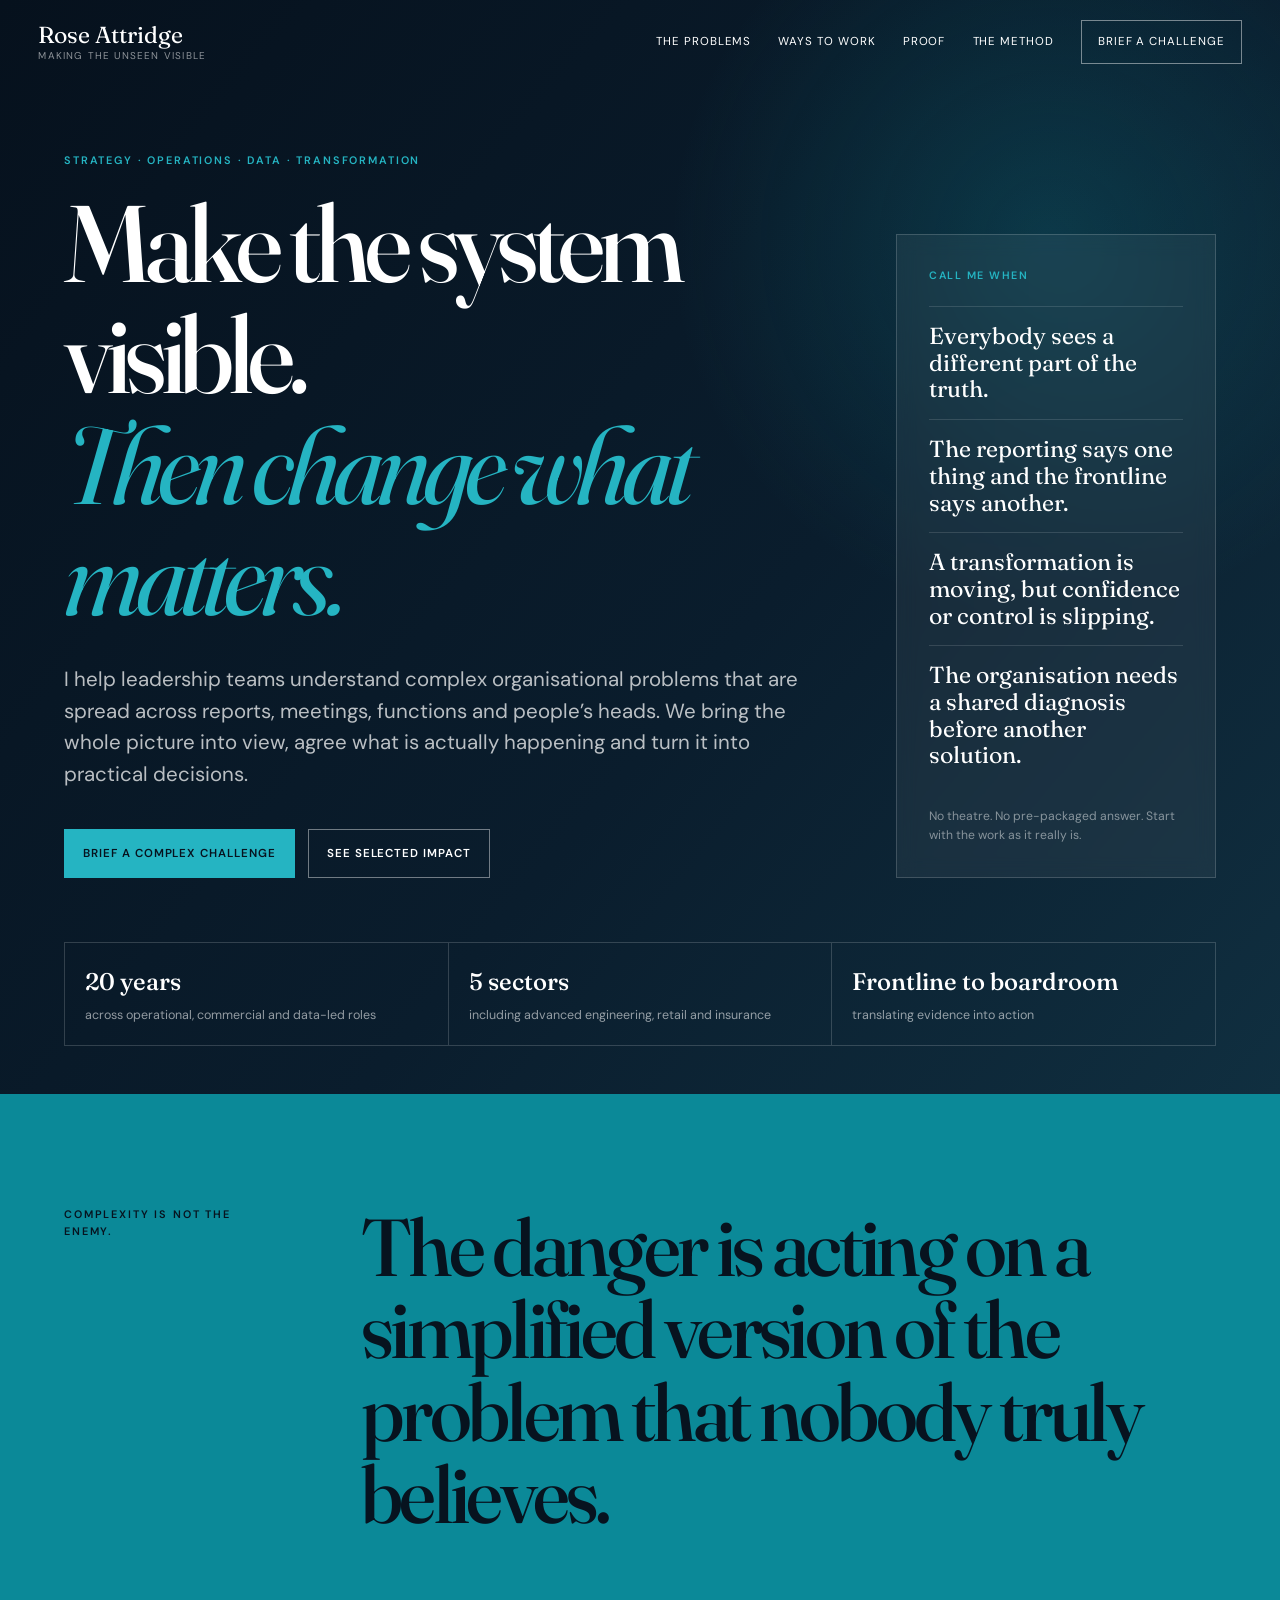
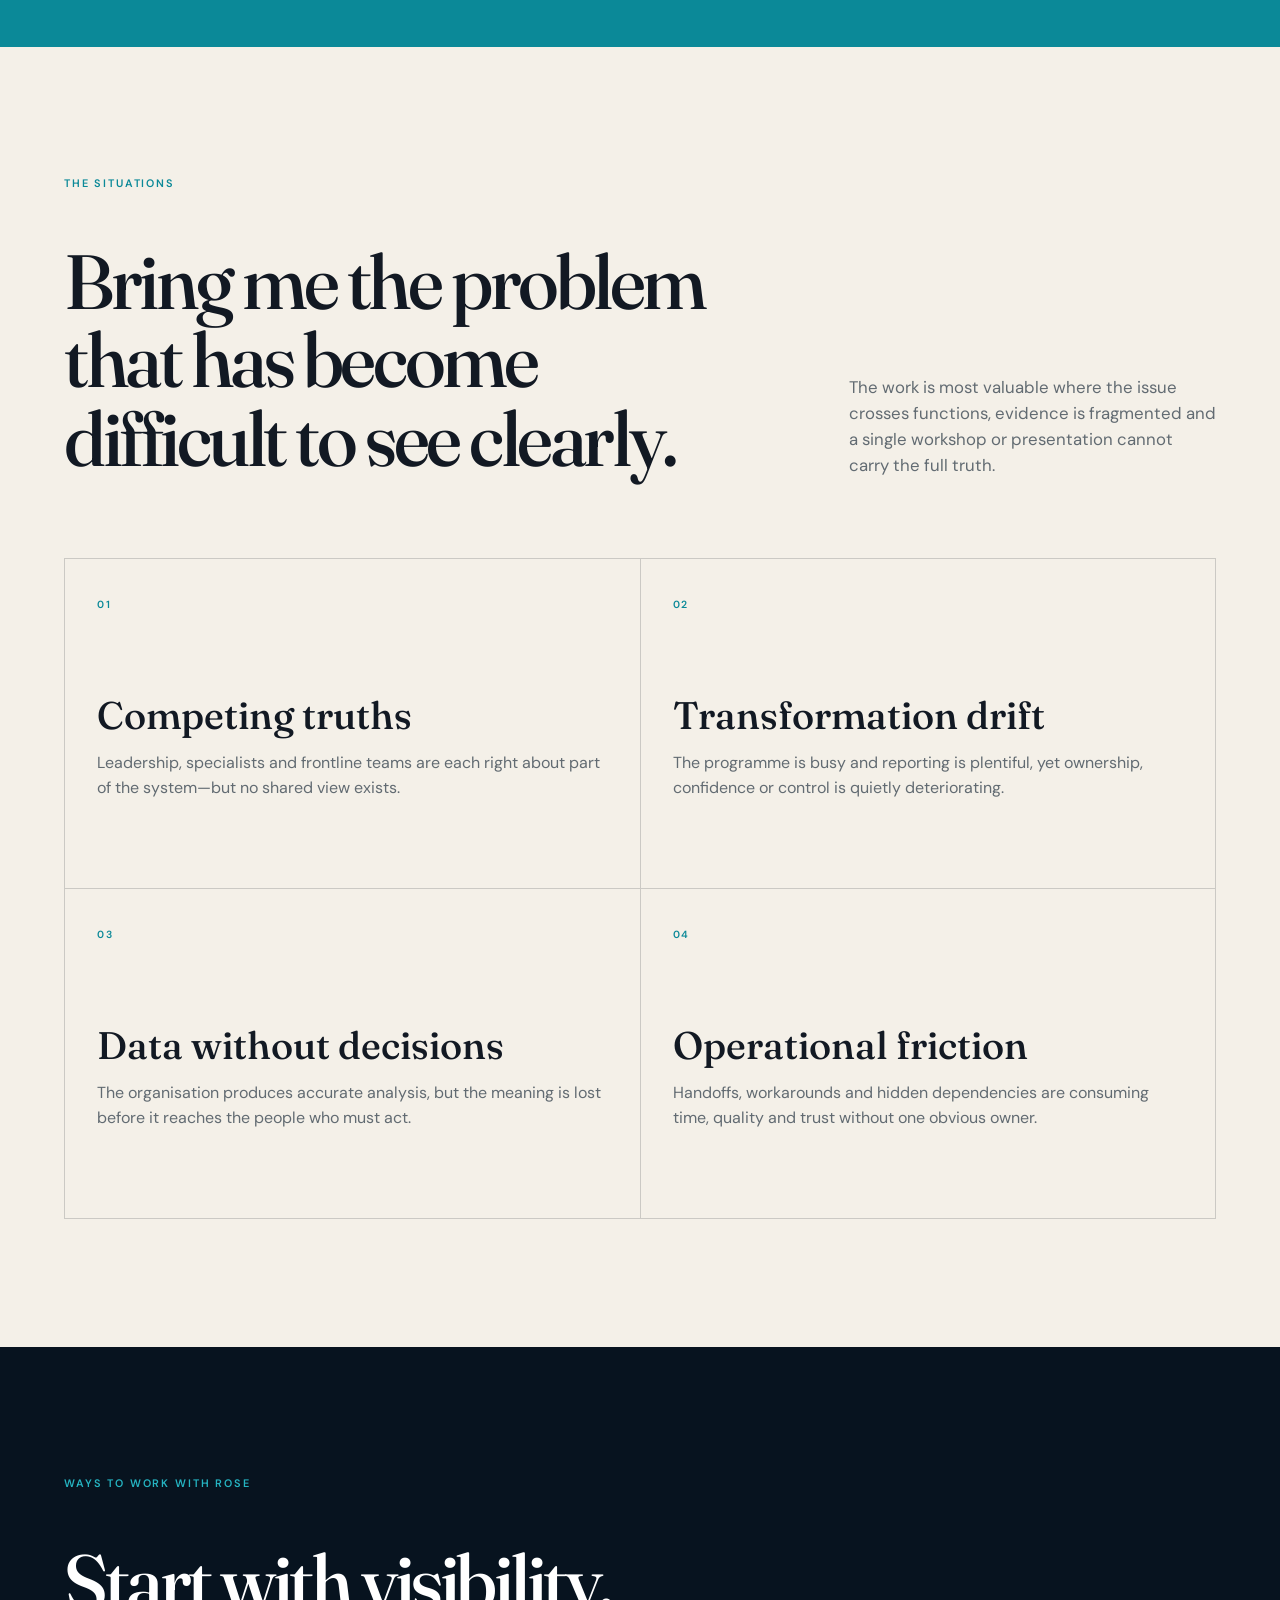
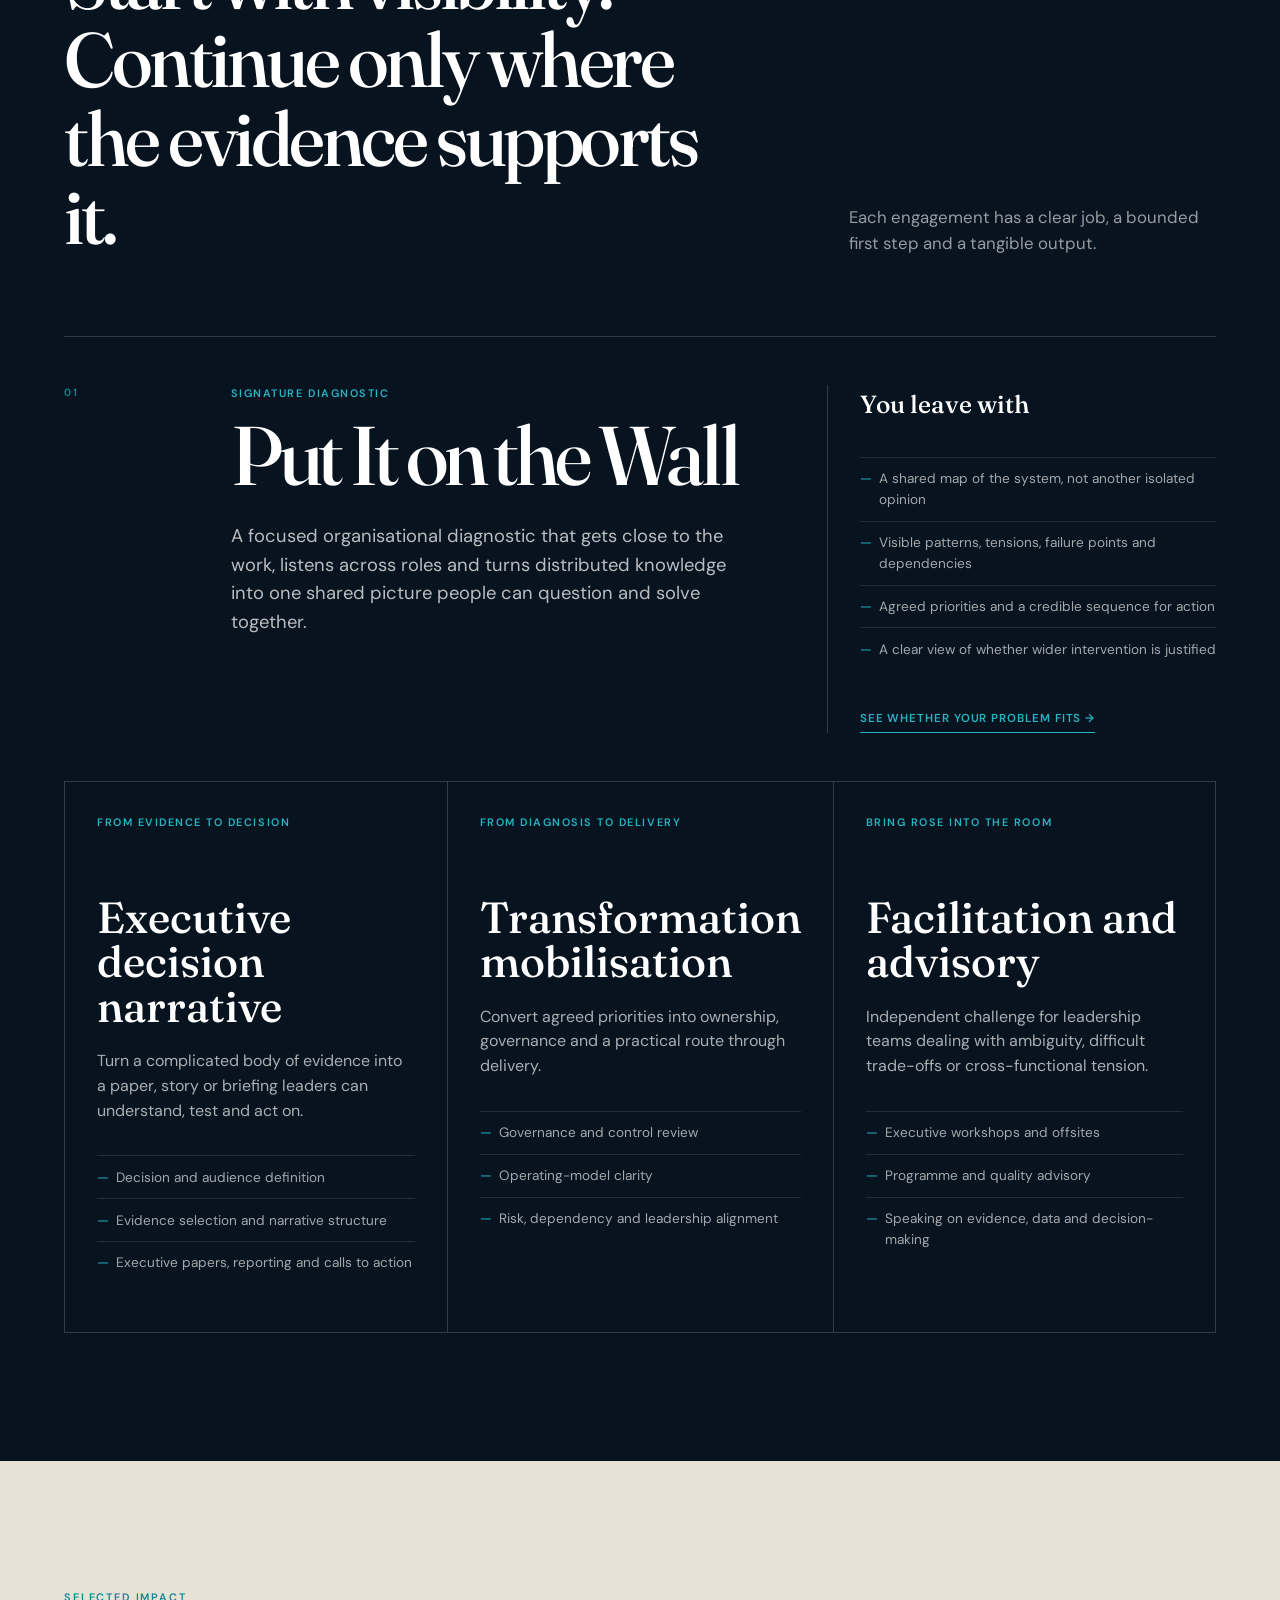
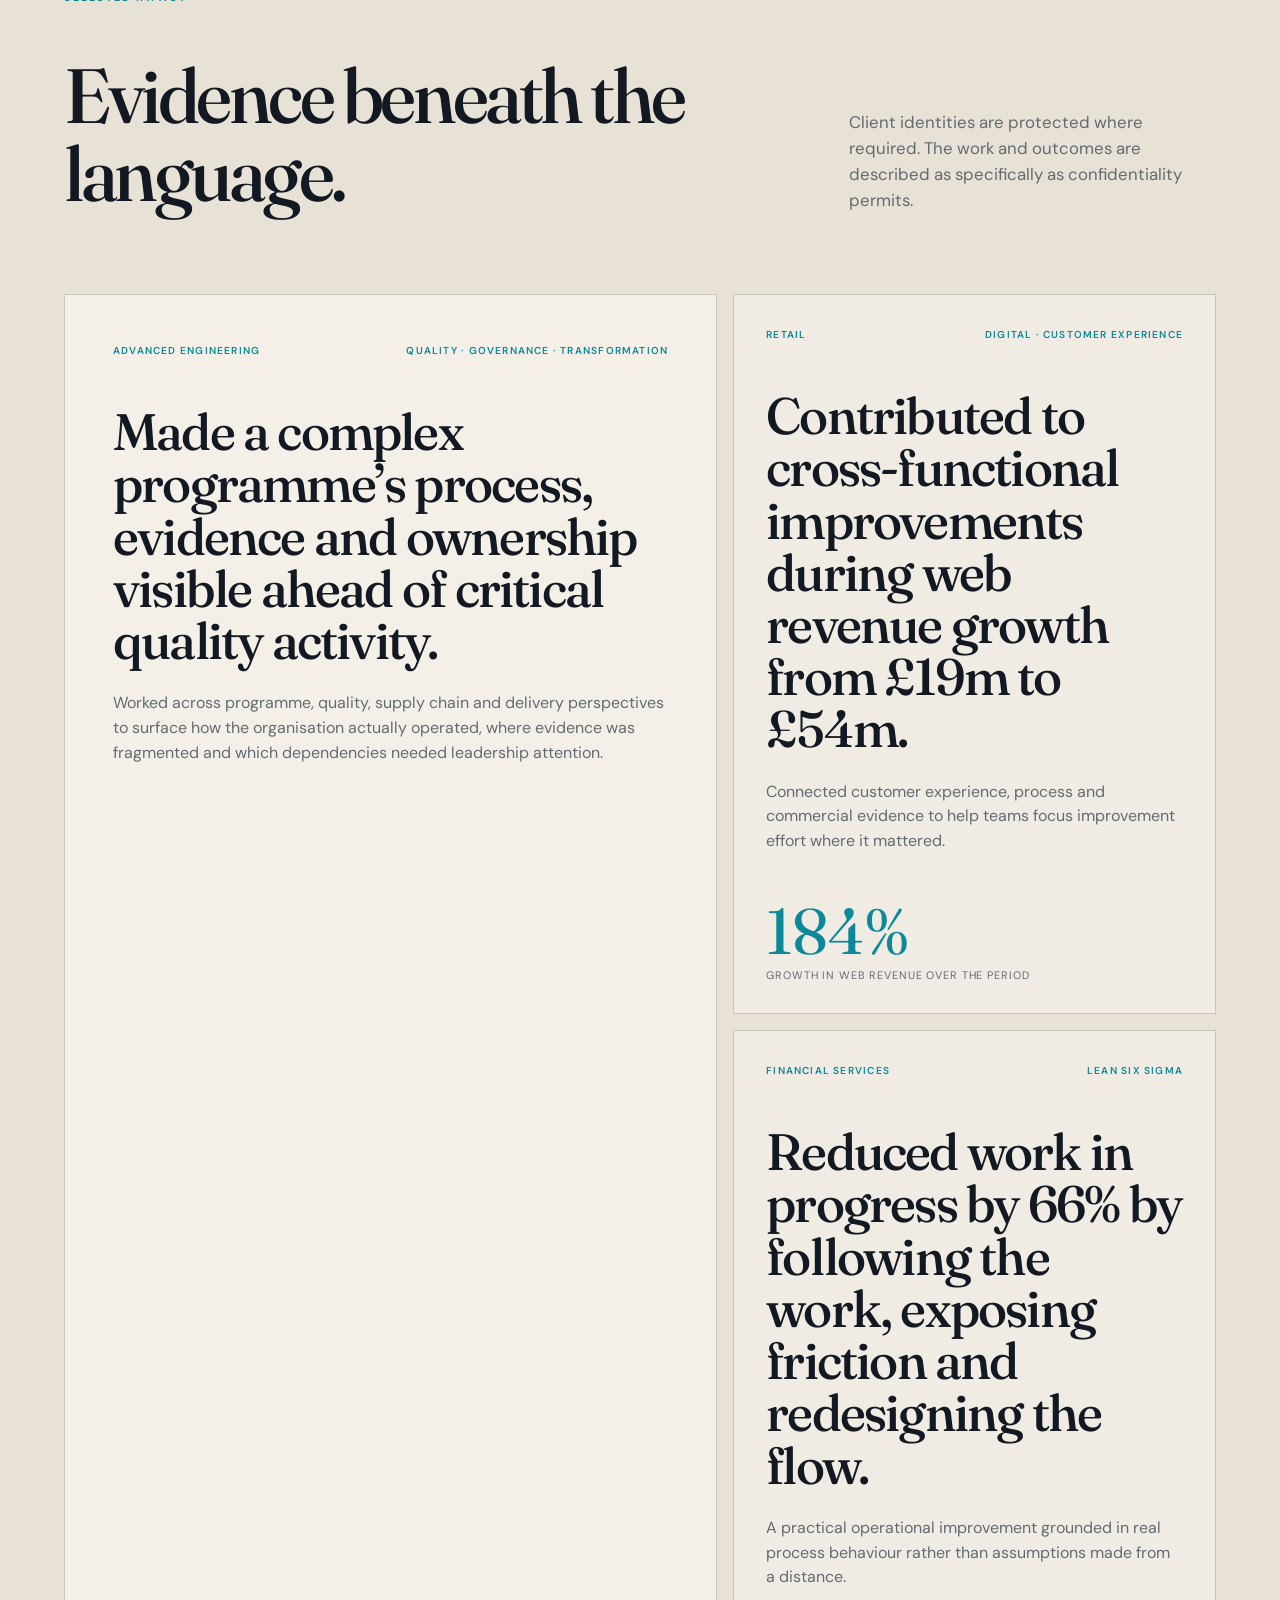
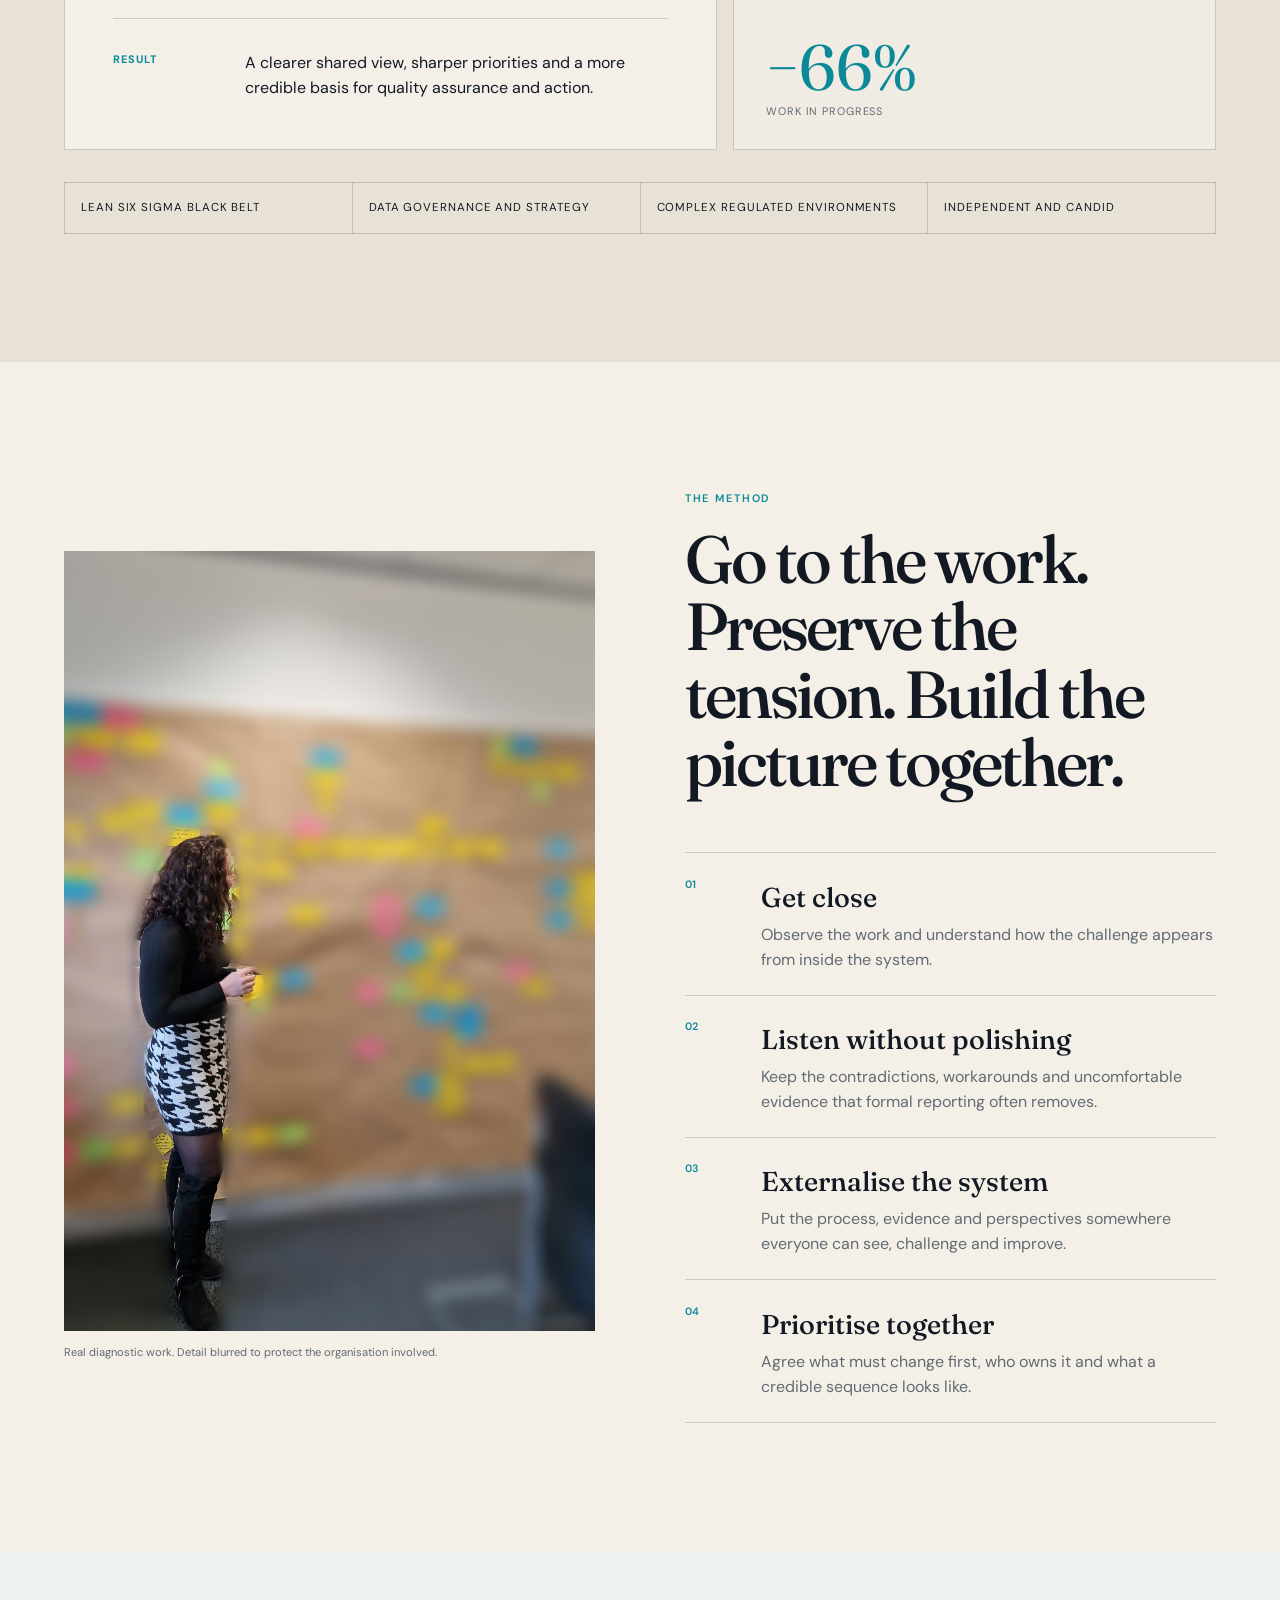
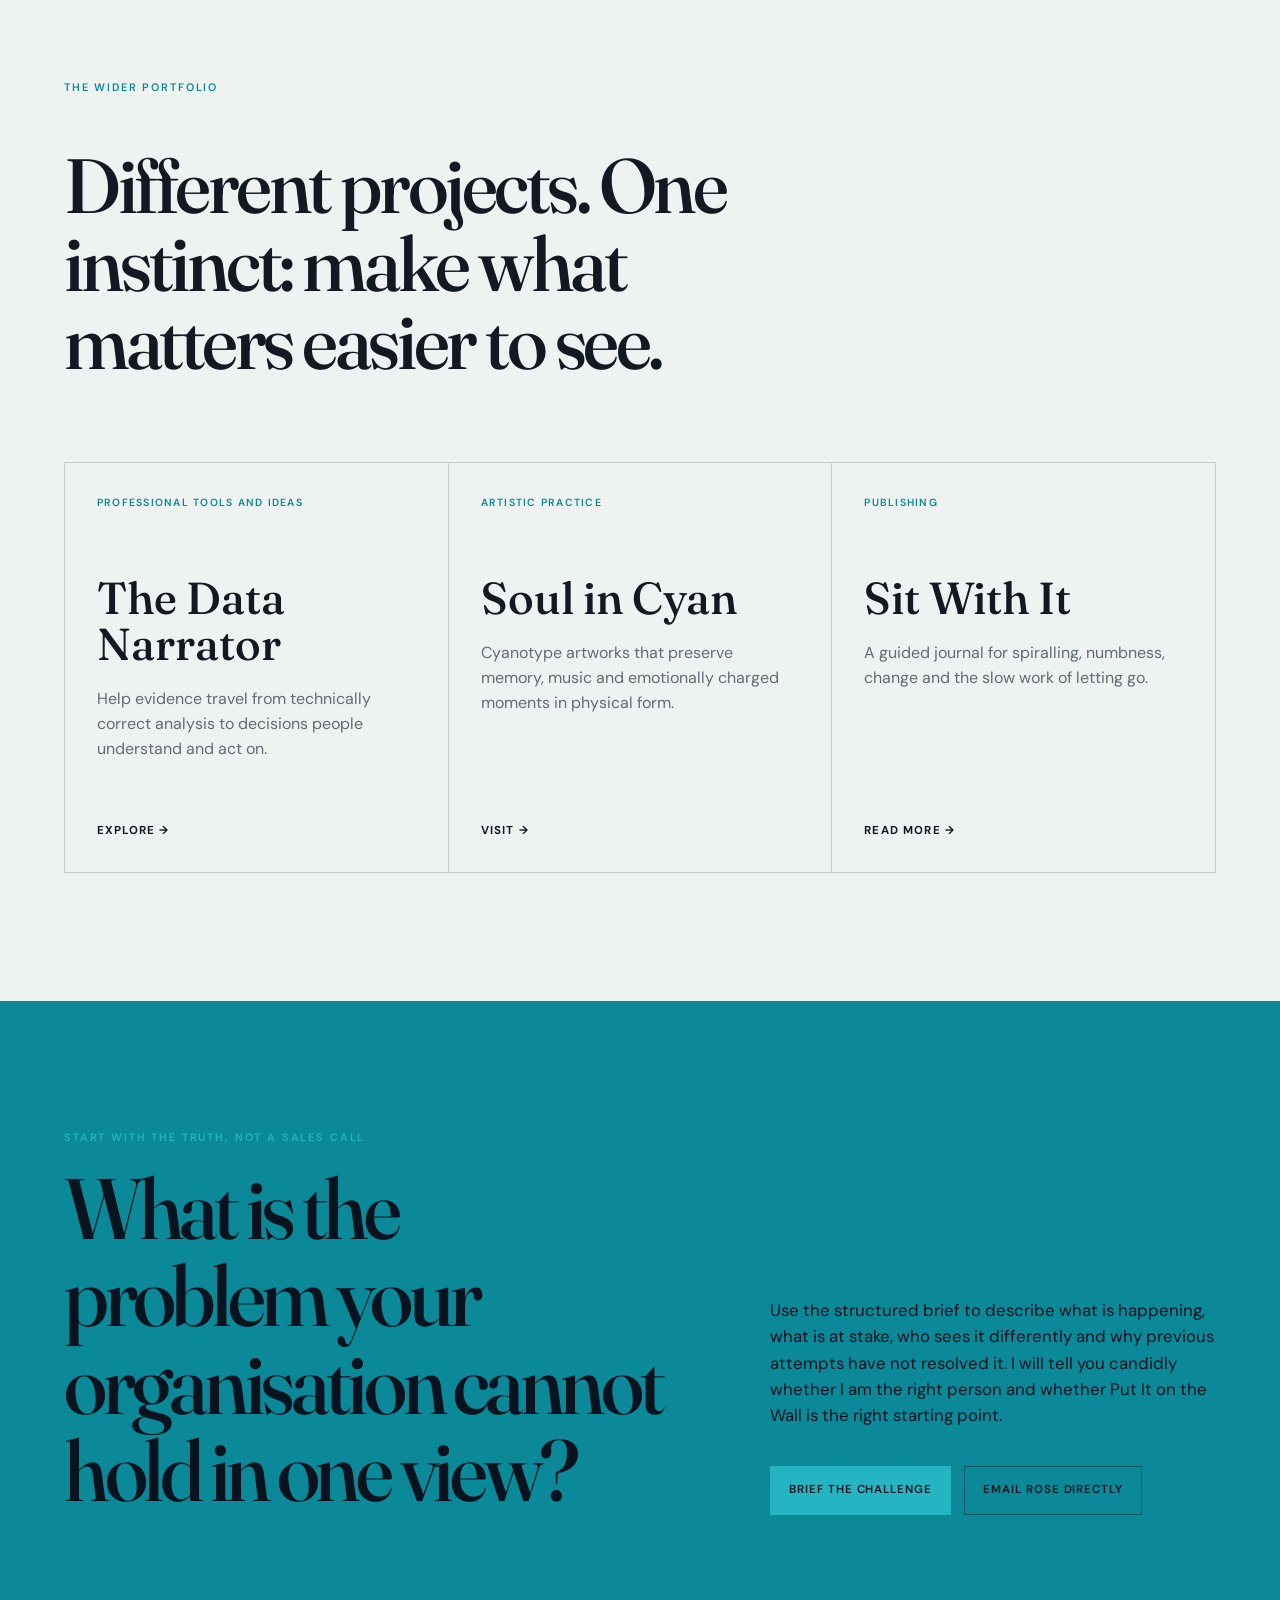
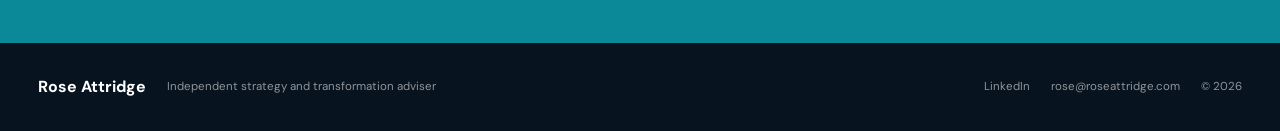
<file: index.html>
<!doctype html>
<html lang="en">
<head>
  <meta charset="utf-8" />
  <meta name="viewport" content="width=device-width, initial-scale=1" />
  <title>Rose Attridge | Make Complex Organisations Easier to See and Change</title>
  <meta name="description" content="Rose Attridge helps leadership teams make complex organisational problems visible, build shared understanding and turn evidence into practical action." />
  <meta name="robots" content="index, follow, max-image-preview:large" />
  <link rel="canonical" href="https://roseattridge.com/" />
  <link rel="icon" href="/favicon.svg?v=6" type="image/svg+xml" />
  <link rel="manifest" href="/site.webmanifest" />
  <meta name="theme-color" content="#07131f" />
  <meta property="og:type" content="website" />
  <meta property="og:site_name" content="Rose Attridge" />
  <meta property="og:title" content="Rose Attridge | Making Complex Organisations Easier to See and Change" />
  <meta property="og:description" content="Frontline insight, shared understanding and practical change for problems no single report can hold." />
  <meta property="og:url" content="https://roseattridge.com/" />
  <meta property="og:image" content="https://roseattridge.com/social-card.svg" />
  <meta property="og:image:alt" content="Rose Attridge — Making the unseen visible" />
  <meta name="twitter:card" content="summary_large_image" />
  <meta name="twitter:title" content="Rose Attridge | Making the unseen visible" />
  <meta name="twitter:description" content="Make the system visible. Build shared understanding. Decide what changes next." />
  <meta name="twitter:image" content="https://roseattridge.com/social-card.svg" />
  <link rel="preconnect" href="https://fonts.googleapis.com" />
  <link rel="preconnect" href="https://fonts.gstatic.com" crossorigin />
  <link rel="preconnect" href="https://www.googletagmanager.com" />
  <link href="https://fonts.googleapis.com/css2?family=DM+Sans:wght@400;500;600&family=Fraunces:opsz,wght@9..144,400;9..144,500;9..144,600&display=swap" rel="stylesheet" />
  <link rel="stylesheet" href="redesign.css?v=2" />
  <script>window.GA_MEASUREMENT_ID = 'G-EFJ4V8H3XH';</script>
  <script src="analytics.js" defer></script>
  <script type="application/ld+json">
  {
    "@context": "https://schema.org",
    "@type": "Person",
    "name": "Rose Attridge",
    "url": "https://roseattridge.com/",
    "email": "rose@roseattridge.com",
    "jobTitle": "Independent strategy and transformation adviser",
    "description": "Rose Attridge helps leadership teams make complex organisational problems visible, build shared understanding and turn evidence into practical action.",
    "sameAs": [
      "https://www.linkedin.com/in/roseattridge",
      "https://thedatanarrator.com",
      "https://www.soulincyan.com",
      "https://sitwithit.co.uk"
    ],
    "knowsAbout": [
      "Operational transformation",
      "Organisational diagnostics",
      "Data strategy",
      "Data governance",
      "Executive reporting",
      "Process improvement",
      "Operating model design",
      "Data storytelling"
    ]
  }
  </script>
</head>
<body>
  <a class="skip-link" href="#main">Skip to content</a>

  <header class="site-header" data-header>
    <a class="brand" href="#top" aria-label="Rose Attridge home">
      <span>Rose Attridge</span>
      <small>Making the unseen visible</small>
    </a>
    <button class="menu-button" type="button" aria-expanded="false" aria-controls="site-nav" data-menu>
      <span>Menu</span>
    </button>
    <nav id="site-nav" class="site-nav" aria-label="Primary navigation" data-nav>
      <a href="#problems">The problems</a>
      <a href="#offers">Ways to work</a>
      <a href="#proof">Proof</a>
      <a href="#method">The method</a>
      <a class="nav-cta" href="brief.html">Brief a challenge</a>
    </nav>
  </header>

  <main id="main">
    <section class="hero" id="top">
      <div class="hero-grid">
        <div class="hero-copy">
          <p class="eyebrow">Strategy · operations · data · transformation</p>
          <h1>Make the system visible.<br><em>Then change what matters.</em></h1>
          <p class="hero-lead">
            I help leadership teams understand complex organisational problems that are spread across
            reports, meetings, functions and people’s heads. We bring the whole picture into view,
            agree what is actually happening and turn it into practical decisions.
          </p>
          <div class="hero-actions">
            <a class="button primary" href="brief.html">Brief a complex challenge</a>
            <a class="button secondary" href="#proof">See selected impact</a>
          </div>
        </div>
        <aside class="hero-panel" aria-label="When Rose is most useful">
          <p class="panel-label">Call me when</p>
          <ul>
            <li>Everybody sees a different part of the truth.</li>
            <li>The reporting says one thing and the frontline says another.</li>
            <li>A transformation is moving, but confidence or control is slipping.</li>
            <li>The organisation needs a shared diagnosis before another solution.</li>
          </ul>
          <p class="hero-note">No theatre. No pre-packaged answer. Start with the work as it really is.</p>
        </aside>
      </div>
      <div class="hero-proof" aria-label="Experience summary">
        <span><strong>20 years</strong> across operational, commercial and data-led roles</span>
        <span><strong>5 sectors</strong> including advanced engineering, retail and insurance</span>
        <span><strong>Frontline to boardroom</strong> translating evidence into action</span>
      </div>
    </section>

    <section class="statement">
      <p>Complexity is not the enemy.</p>
      <h2>The danger is acting on a simplified version of the problem that nobody truly believes.</h2>
    </section>

    <section class="section problems" id="problems">
      <div class="section-heading">
        <p class="eyebrow">The situations</p>
        <h2>Bring me the problem that has become difficult to see clearly.</h2>
        <p>
          The work is most valuable where the issue crosses functions, evidence is fragmented and a
          single workshop or presentation cannot carry the full truth.
        </p>
      </div>
      <div class="problem-grid">
        <article>
          <span>01</span>
          <h3>Competing truths</h3>
          <p>Leadership, specialists and frontline teams are each right about part of the system—but no shared view exists.</p>
        </article>
        <article>
          <span>02</span>
          <h3>Transformation drift</h3>
          <p>The programme is busy and reporting is plentiful, yet ownership, confidence or control is quietly deteriorating.</p>
        </article>
        <article>
          <span>03</span>
          <h3>Data without decisions</h3>
          <p>The organisation produces accurate analysis, but the meaning is lost before it reaches the people who must act.</p>
        </article>
        <article>
          <span>04</span>
          <h3>Operational friction</h3>
          <p>Handoffs, workarounds and hidden dependencies are consuming time, quality and trust without one obvious owner.</p>
        </article>
      </div>
    </section>

    <section class="section offers" id="offers">
      <div class="section-heading light">
        <p class="eyebrow">Ways to work with Rose</p>
        <h2>Start with visibility. Continue only where the evidence supports it.</h2>
        <p>Each engagement has a clear job, a bounded first step and a tangible output.</p>
      </div>
      <div class="offer-stack">
        <article class="featured-offer">
          <div class="offer-number">01</div>
          <div>
            <p class="offer-type">Signature diagnostic</p>
            <h3>Put It on the Wall</h3>
            <p class="offer-lead">
              A focused organisational diagnostic that gets close to the work, listens across roles and
              turns distributed knowledge into one shared picture people can question and solve together.
            </p>
          </div>
          <div class="deliverables">
            <h4>You leave with</h4>
            <ul>
              <li>A shared map of the system, not another isolated opinion</li>
              <li>Visible patterns, tensions, failure points and dependencies</li>
              <li>Agreed priorities and a credible sequence for action</li>
              <li>A clear view of whether wider intervention is justified</li>
            </ul>
            <a class="text-link" href="brief.html">See whether your problem fits →</a>
          </div>
        </article>

        <div class="secondary-offers">
          <article>
            <p class="offer-type">From evidence to decision</p>
            <h3>Executive decision narrative</h3>
            <p>Turn a complicated body of evidence into a paper, story or briefing leaders can understand, test and act on.</p>
            <ul>
              <li>Decision and audience definition</li>
              <li>Evidence selection and narrative structure</li>
              <li>Executive papers, reporting and calls to action</li>
            </ul>
          </article>
          <article>
            <p class="offer-type">From diagnosis to delivery</p>
            <h3>Transformation mobilisation</h3>
            <p>Convert agreed priorities into ownership, governance and a practical route through delivery.</p>
            <ul>
              <li>Governance and control review</li>
              <li>Operating-model clarity</li>
              <li>Risk, dependency and leadership alignment</li>
            </ul>
          </article>
          <article>
            <p class="offer-type">Bring Rose into the room</p>
            <h3>Facilitation and advisory</h3>
            <p>Independent challenge for leadership teams dealing with ambiguity, difficult trade-offs or cross-functional tension.</p>
            <ul>
              <li>Executive workshops and offsites</li>
              <li>Programme and quality advisory</li>
              <li>Speaking on evidence, data and decision-making</li>
            </ul>
          </article>
        </div>
      </div>
    </section>

    <section class="section proof" id="proof">
      <div class="section-heading">
        <p class="eyebrow">Selected impact</p>
        <h2>Evidence beneath the language.</h2>
        <p>Client identities are protected where required. The work and outcomes are described as specifically as confidentiality permits.</p>
      </div>
      <div class="case-grid">
        <article class="case case-large">
          <div class="case-meta">
            <span>Advanced engineering</span>
            <span>Quality · governance · transformation</span>
          </div>
          <h3>Made a complex programme’s process, evidence and ownership visible ahead of critical quality activity.</h3>
          <p>
            Worked across programme, quality, supply chain and delivery perspectives to surface how the
            organisation actually operated, where evidence was fragmented and which dependencies needed
            leadership attention.
          </p>
          <div class="case-result">
            <strong>Result</strong>
            <span>A clearer shared view, sharper priorities and a more credible basis for quality assurance and action.</span>
          </div>
        </article>
        <article class="case">
          <div class="case-meta"><span>Retail</span><span>Digital · customer experience</span></div>
          <h3>Contributed to cross-functional improvements during web revenue growth from £19m to £54m.</h3>
          <p>Connected customer experience, process and commercial evidence to help teams focus improvement effort where it mattered.</p>
          <div class="metric">184%<small>growth in web revenue over the period</small></div>
        </article>
        <article class="case">
          <div class="case-meta"><span>Financial services</span><span>Lean Six Sigma</span></div>
          <h3>Reduced work in progress by 66% by following the work, exposing friction and redesigning the flow.</h3>
          <p>A practical operational improvement grounded in real process behaviour rather than assumptions made from a distance.</p>
          <div class="metric">−66%<small>work in progress</small></div>
        </article>
      </div>
      <div class="credibility-strip">
        <span>Lean Six Sigma Black Belt</span>
        <span>Data governance and strategy</span>
        <span>Complex regulated environments</span>
        <span>Independent and candid</span>
      </div>
    </section>

    <section class="section method" id="method">
      <div class="method-media">
        <figure>
          <img src="put-it-on-wall-2023.jpg" alt="Rose Attridge working in front of a large brown-paper process map" loading="lazy" />
          <figcaption>Real diagnostic work. Detail blurred to protect the organisation involved.</figcaption>
        </figure>
      </div>
      <div class="method-copy">
        <p class="eyebrow">The method</p>
        <h2>Go to the work. Preserve the tension. Build the picture together.</h2>
        <ol>
          <li><span>01</span><div><strong>Get close</strong><p>Observe the work and understand how the challenge appears from inside the system.</p></div></li>
          <li><span>02</span><div><strong>Listen without polishing</strong><p>Keep the contradictions, workarounds and uncomfortable evidence that formal reporting often removes.</p></div></li>
          <li><span>03</span><div><strong>Externalise the system</strong><p>Put the process, evidence and perspectives somewhere everyone can see, challenge and improve.</p></div></li>
          <li><span>04</span><div><strong>Prioritise together</strong><p>Agree what must change first, who owns it and what a credible sequence looks like.</p></div></li>
        </ol>
      </div>
    </section>

    <section class="section portfolio">
      <div class="section-heading">
        <p class="eyebrow">The wider portfolio</p>
        <h2>Different projects. One instinct: make what matters easier to see.</h2>
      </div>
      <div class="portfolio-grid">
        <a href="https://thedatanarrator.com">
          <span>Professional tools and ideas</span>
          <h3>The Data Narrator</h3>
          <p>Help evidence travel from technically correct analysis to decisions people understand and act on.</p>
          <b>Explore →</b>
        </a>
        <a href="https://www.soulincyan.com">
          <span>Artistic practice</span>
          <h3>Soul in Cyan</h3>
          <p>Cyanotype artworks that preserve memory, music and emotionally charged moments in physical form.</p>
          <b>Visit →</b>
        </a>
        <a href="https://sitwithit.co.uk">
          <span>Publishing</span>
          <h3>Sit With It</h3>
          <p>A guided journal for spiralling, numbness, change and the slow work of letting go.</p>
          <b>Read more →</b>
        </a>
      </div>
    </section>

    <section class="contact" id="contact">
      <div>
        <p class="eyebrow">Start with the truth, not a sales call</p>
        <h2>What is the problem your organisation cannot hold in one view?</h2>
      </div>
      <div class="contact-copy">
        <p>
          Use the structured brief to describe what is happening, what is at stake, who sees it
          differently and why previous attempts have not resolved it. I will tell you candidly
          whether I am the right person and whether Put It on the Wall is the right starting point.
        </p>
        <div class="contact-actions">
          <a class="button primary" href="brief.html">Brief the challenge</a>
          <a class="button secondary light-button" href="mailto:rose@roseattridge.com?subject=Complex%20organisational%20challenge">Email Rose directly</a>
        </div>
      </div>
    </section>
  </main>

  <footer class="site-footer">
    <div>
      <strong>Rose Attridge</strong>
      <span>Independent strategy and transformation adviser</span>
    </div>
    <div>
      <a href="https://www.linkedin.com/in/roseattridge" target="_blank" rel="noopener">LinkedIn</a>
      <a href="mailto:rose@roseattridge.com">rose@roseattridge.com</a>
      <span>© <span data-year></span></span>
    </div>
  </footer>

  <script src="script.js"></script>
</body>
</html>
</file>
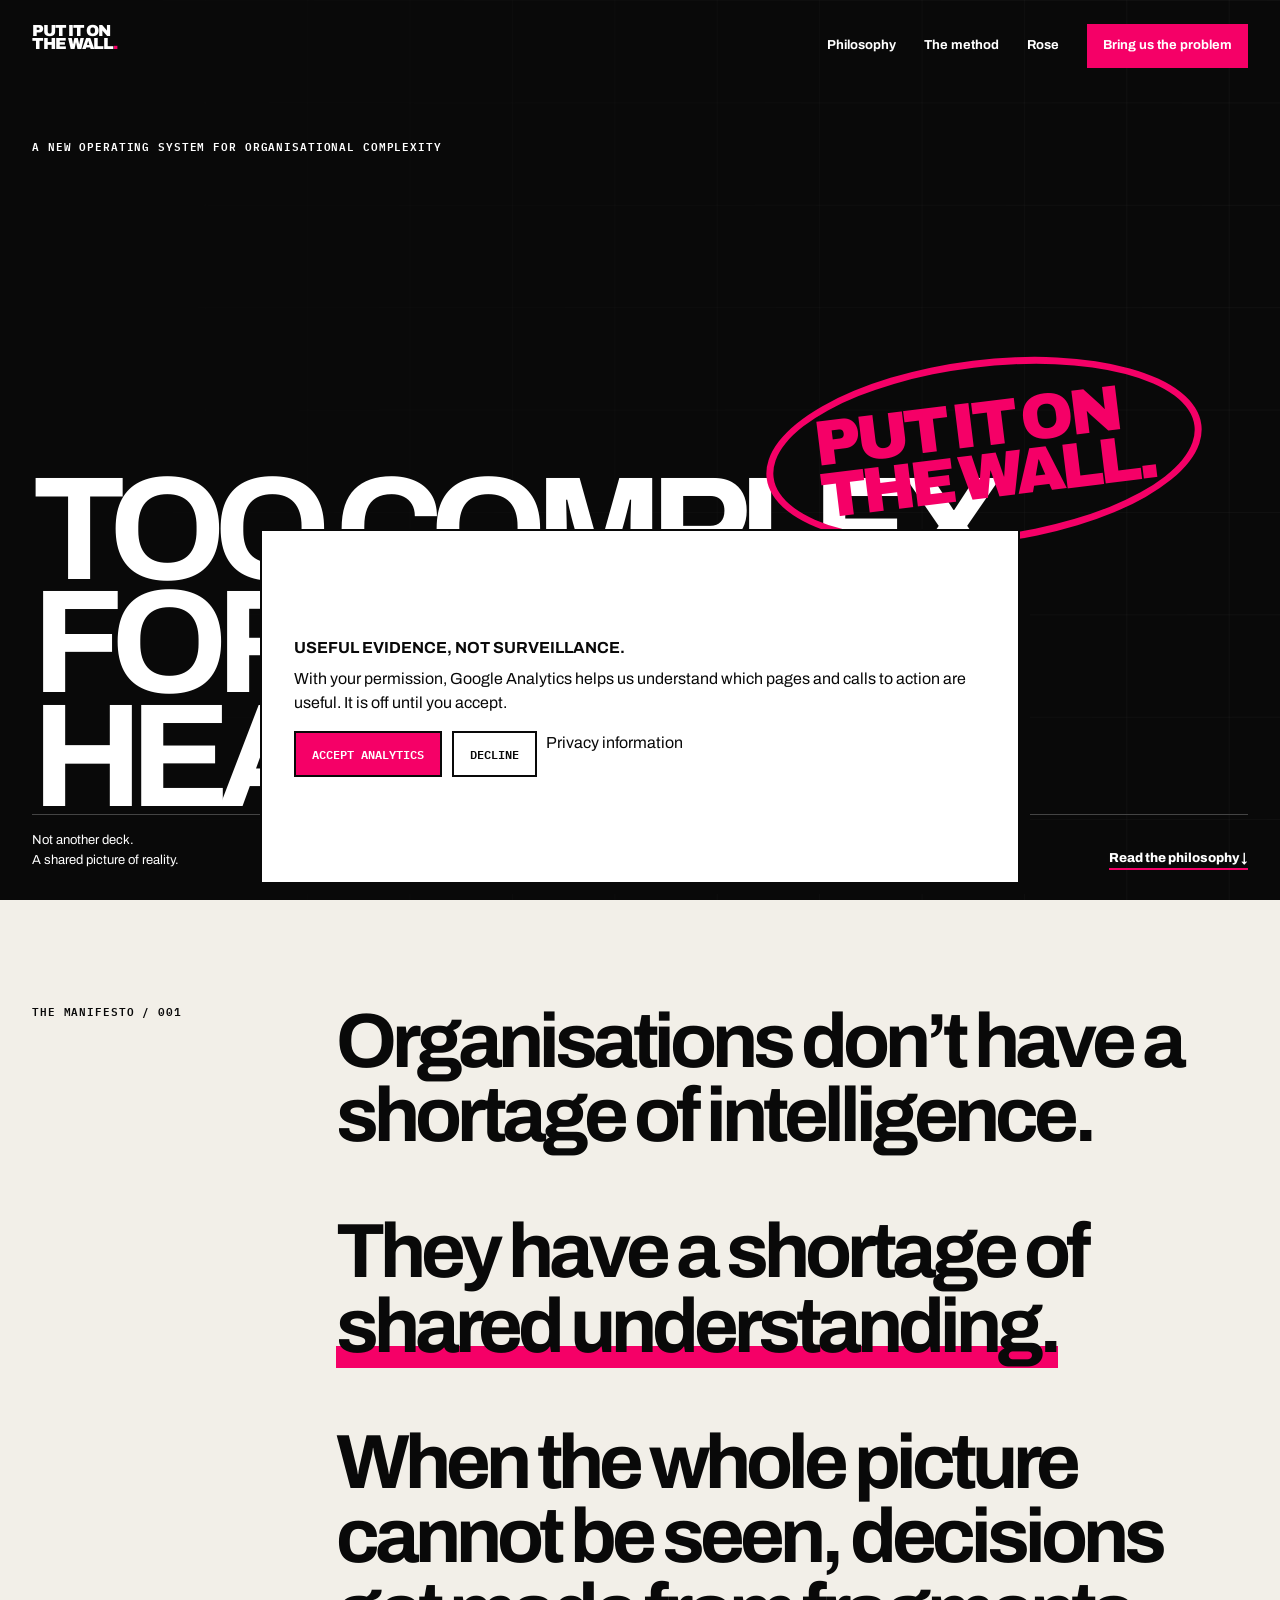
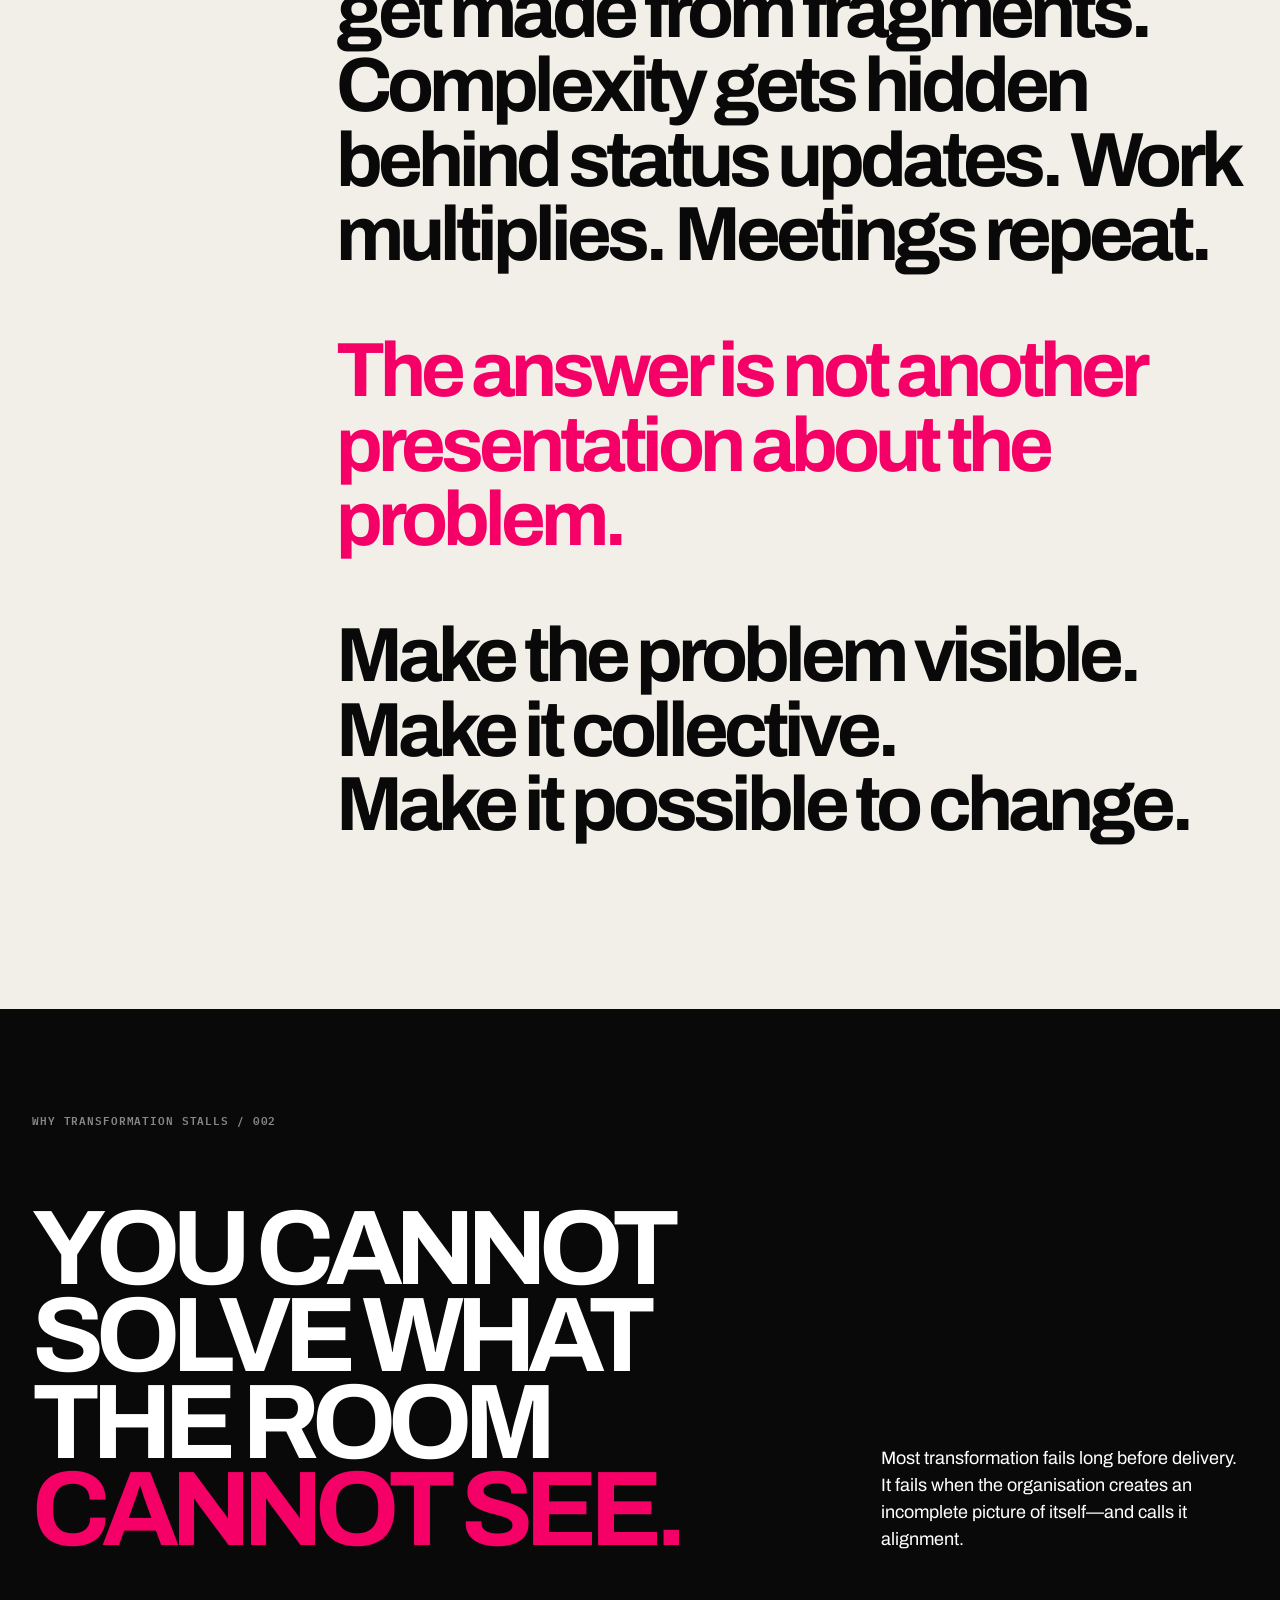
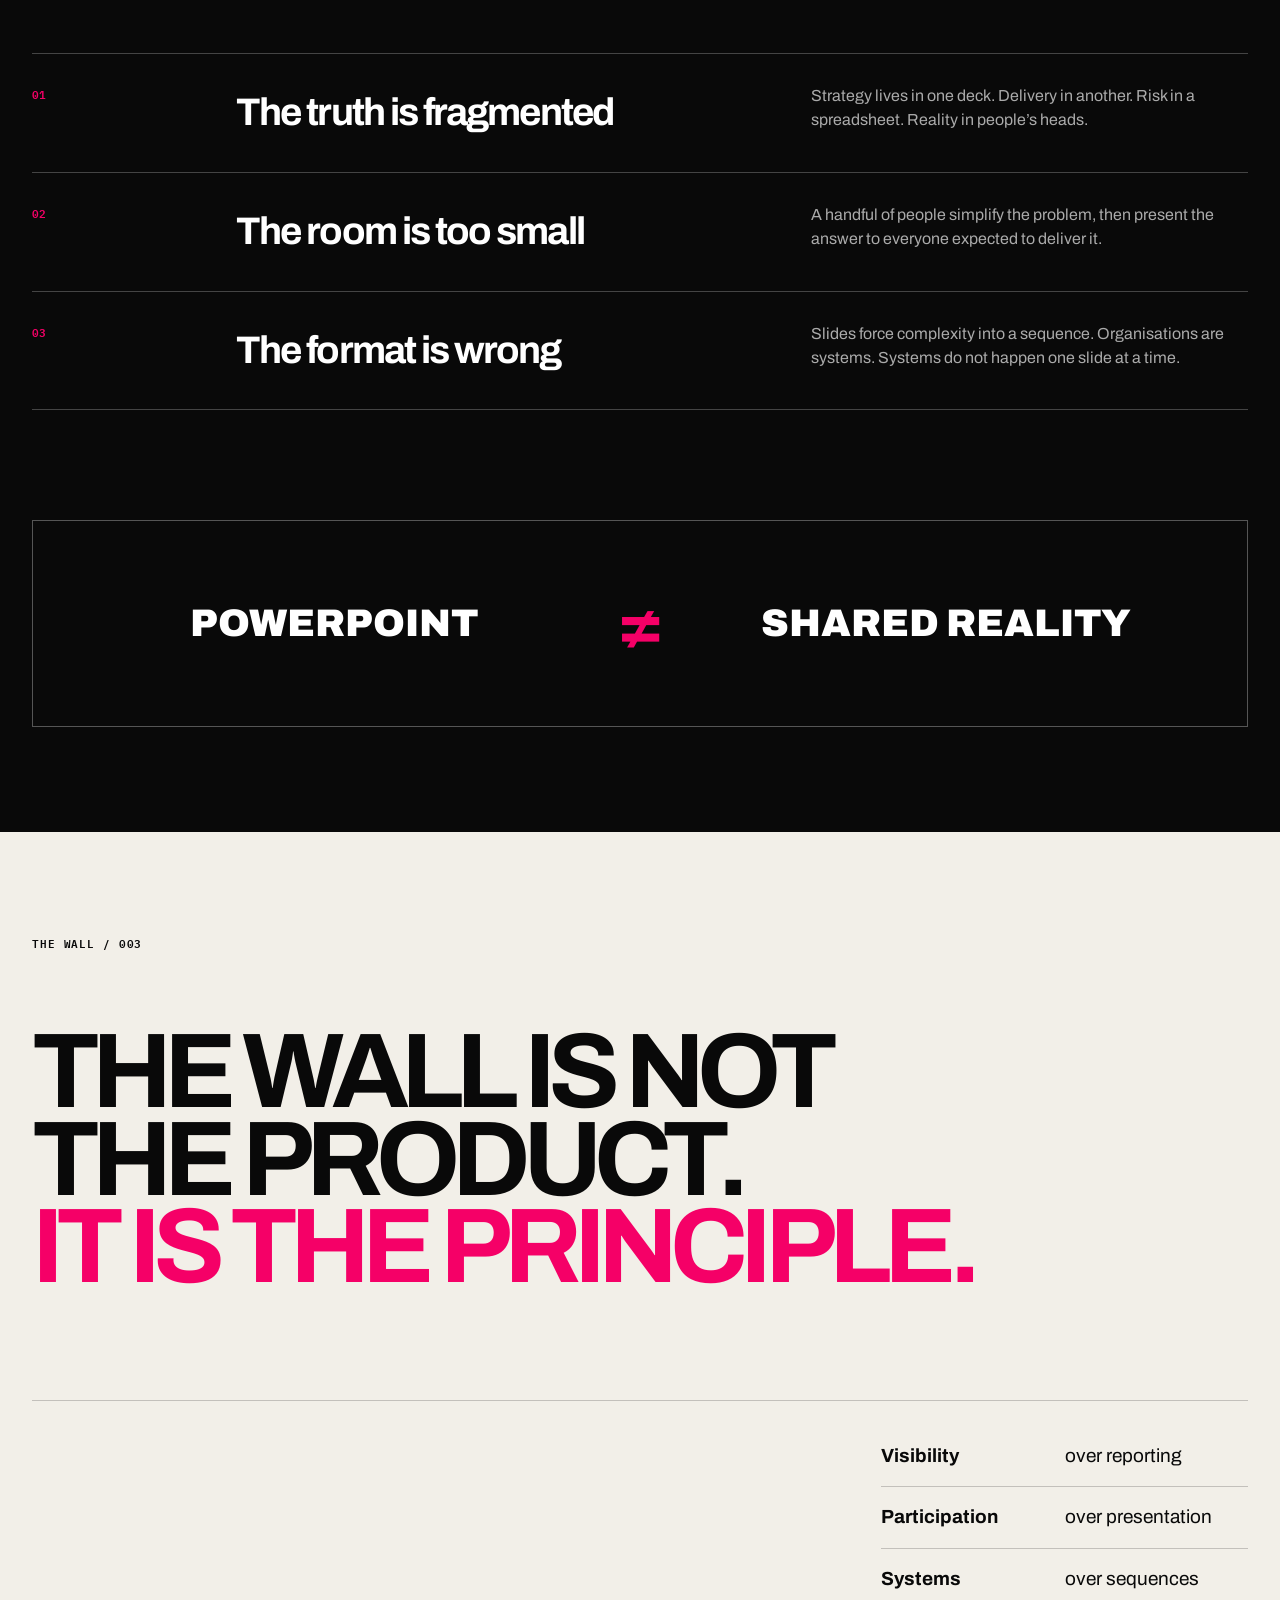
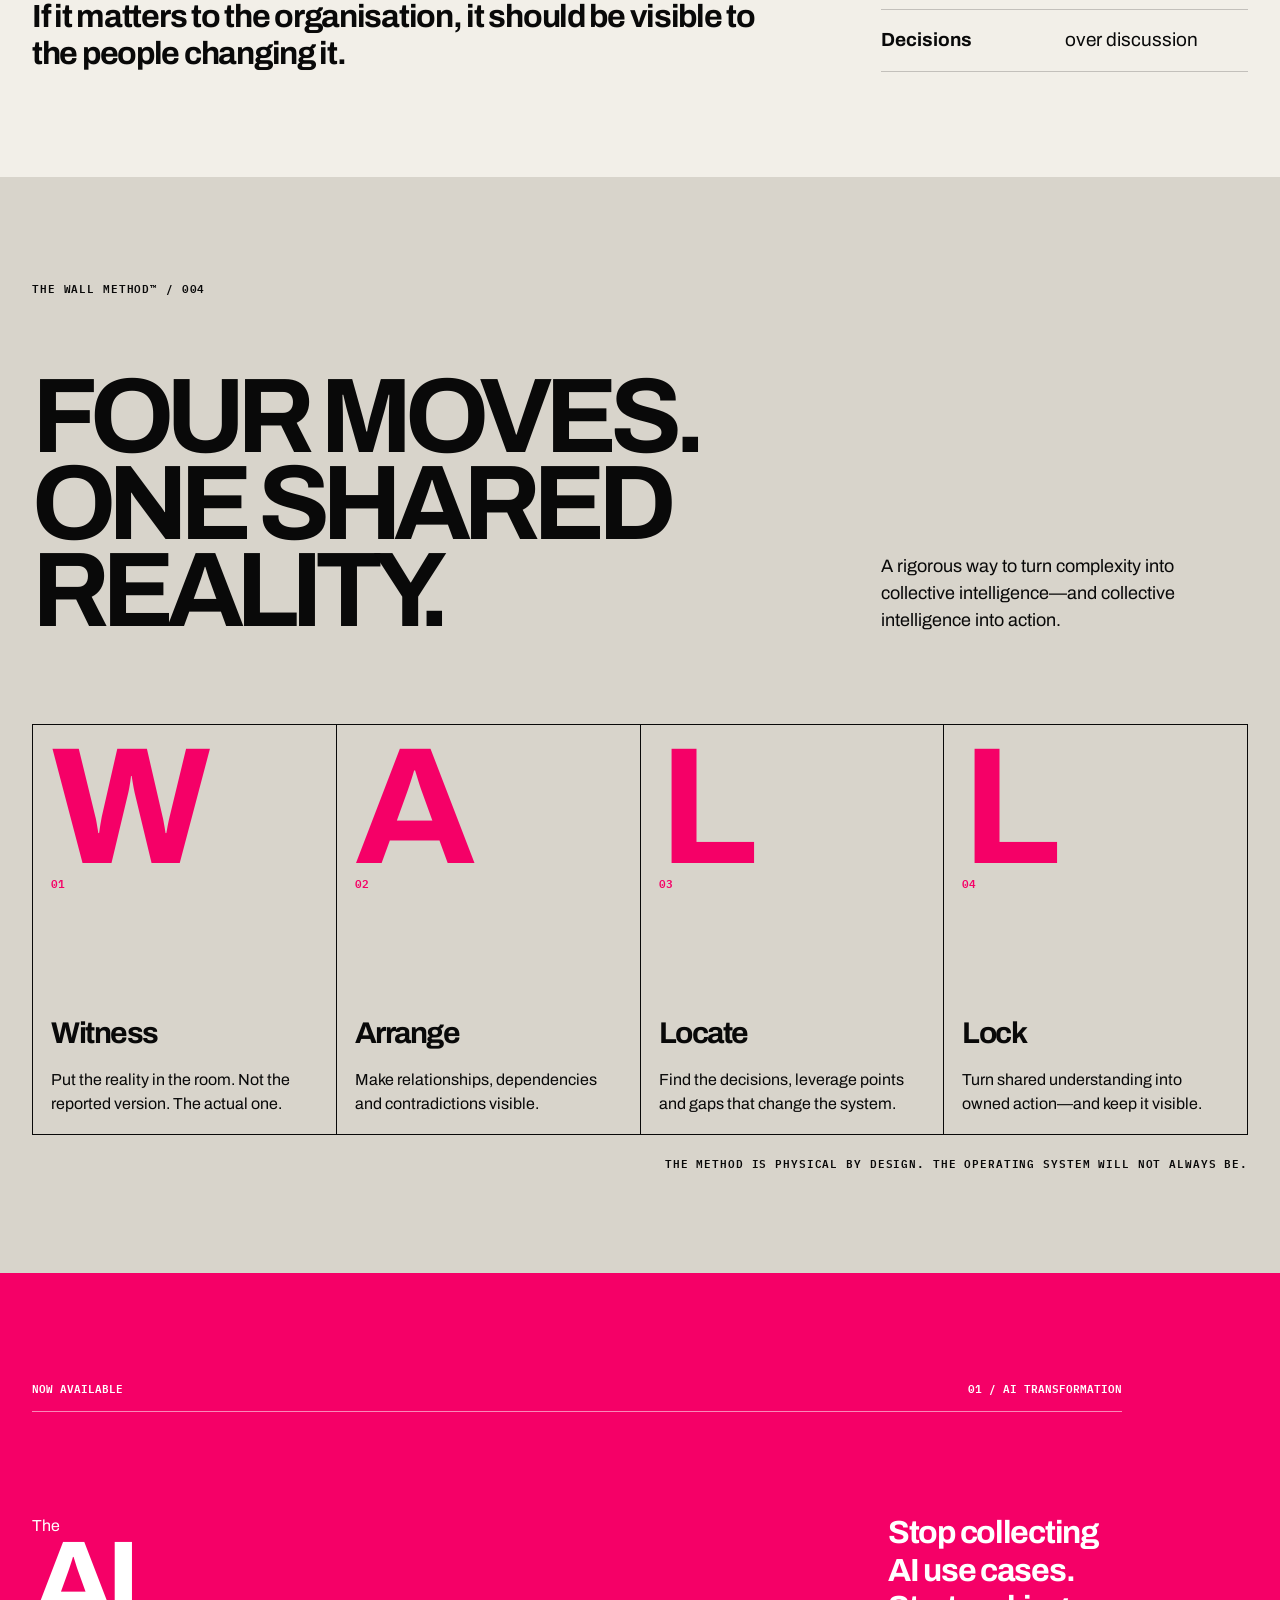
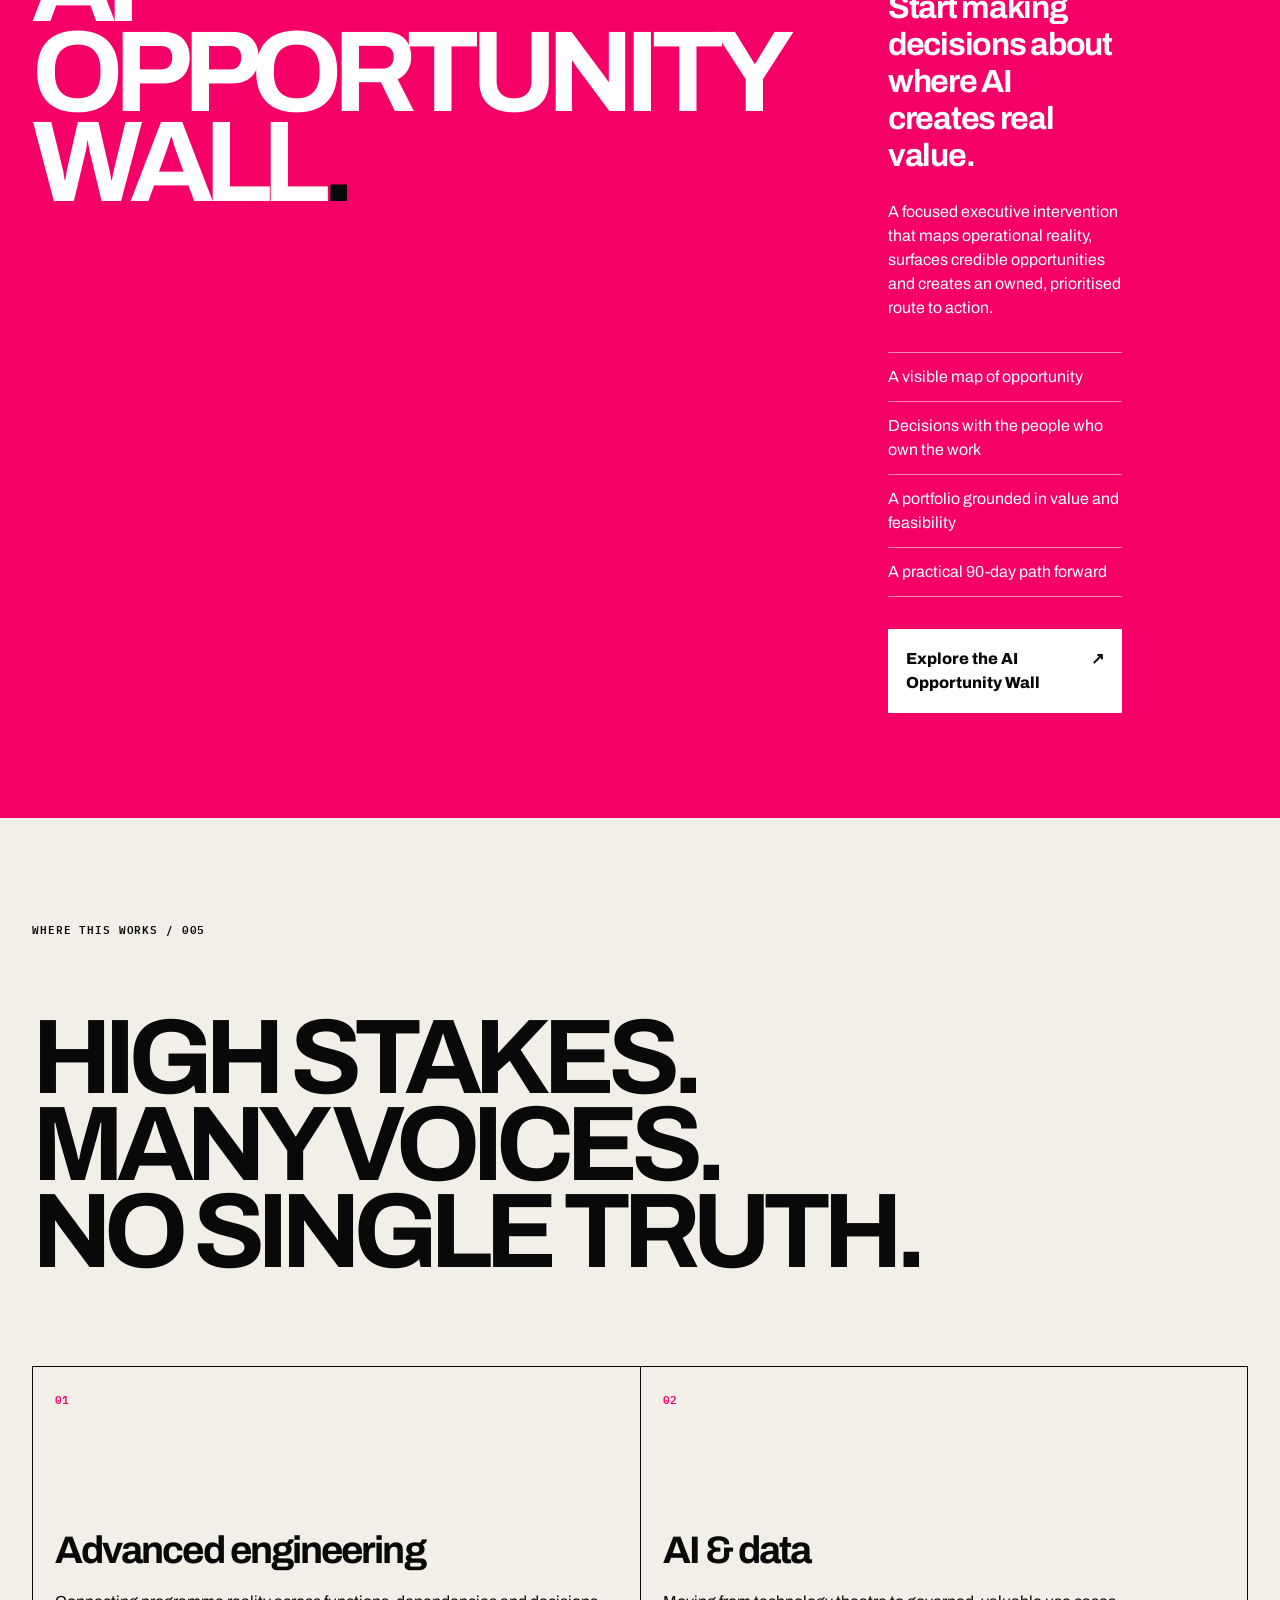
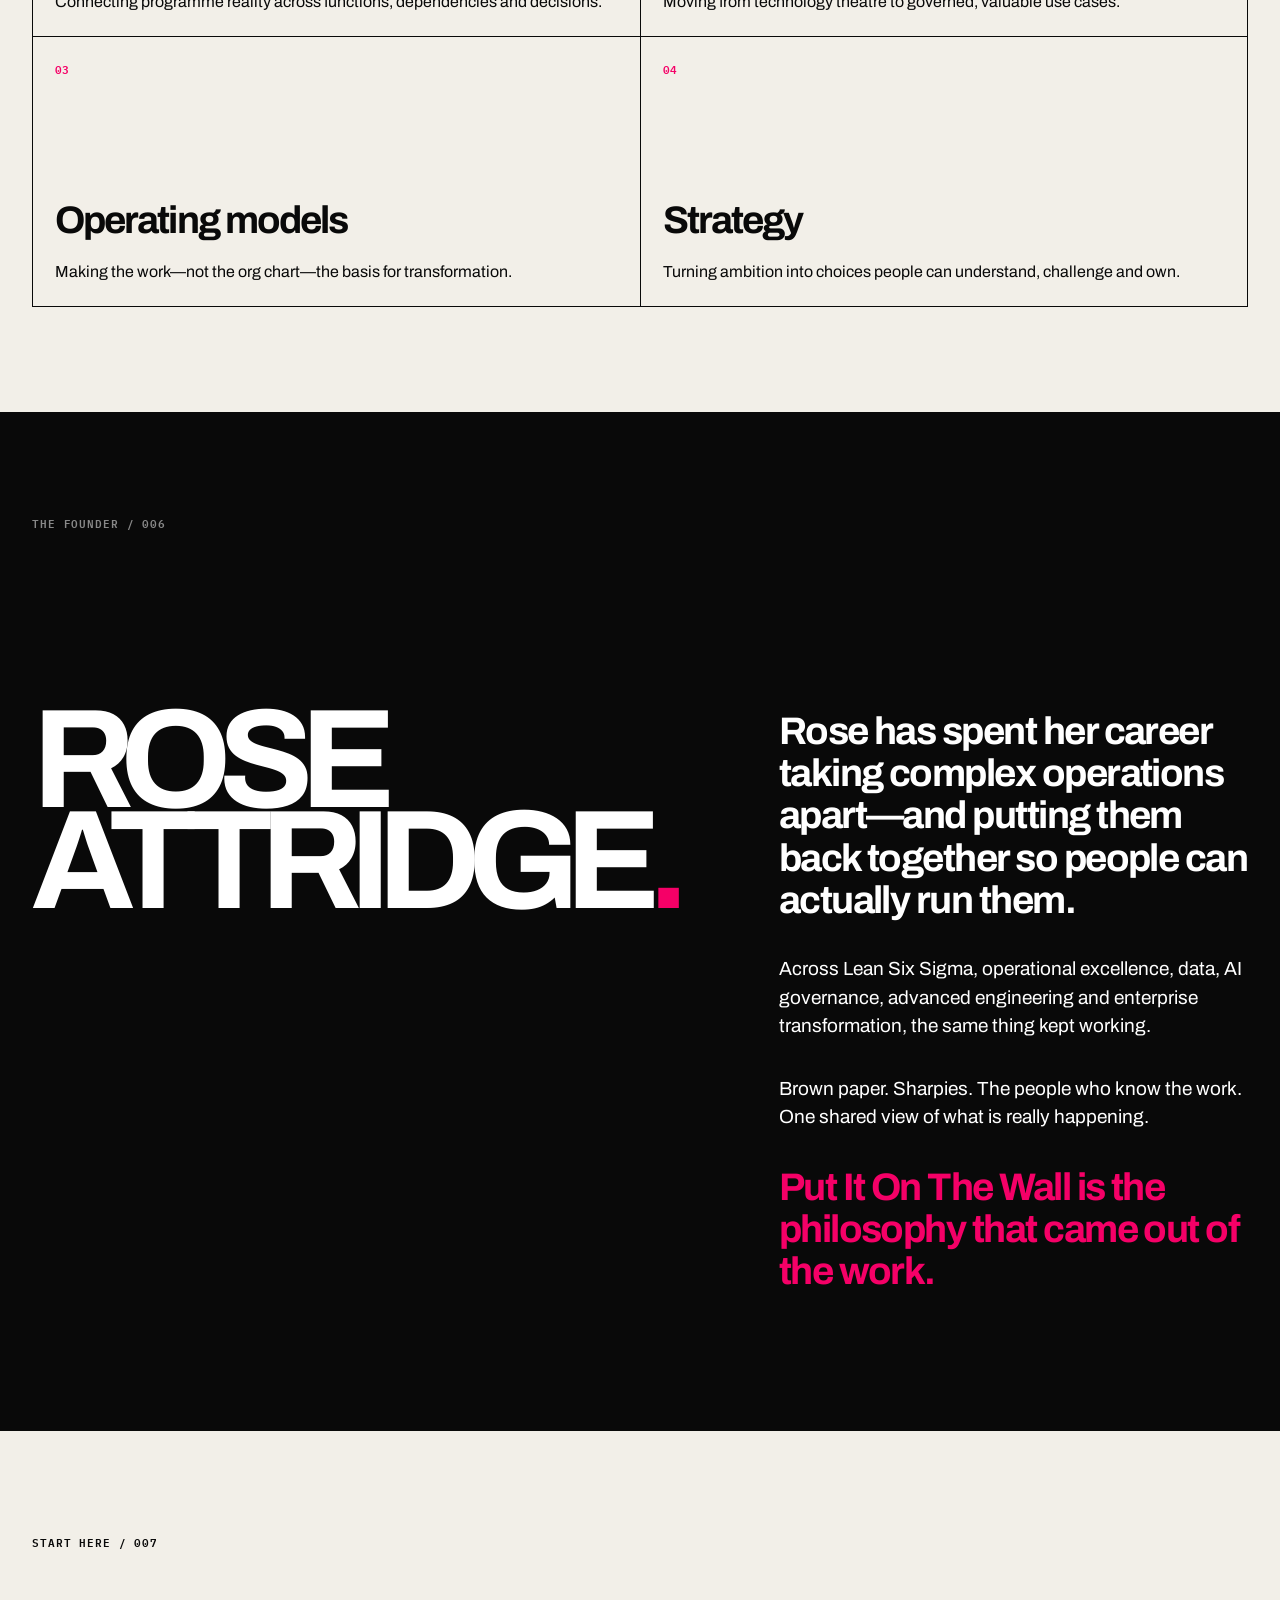
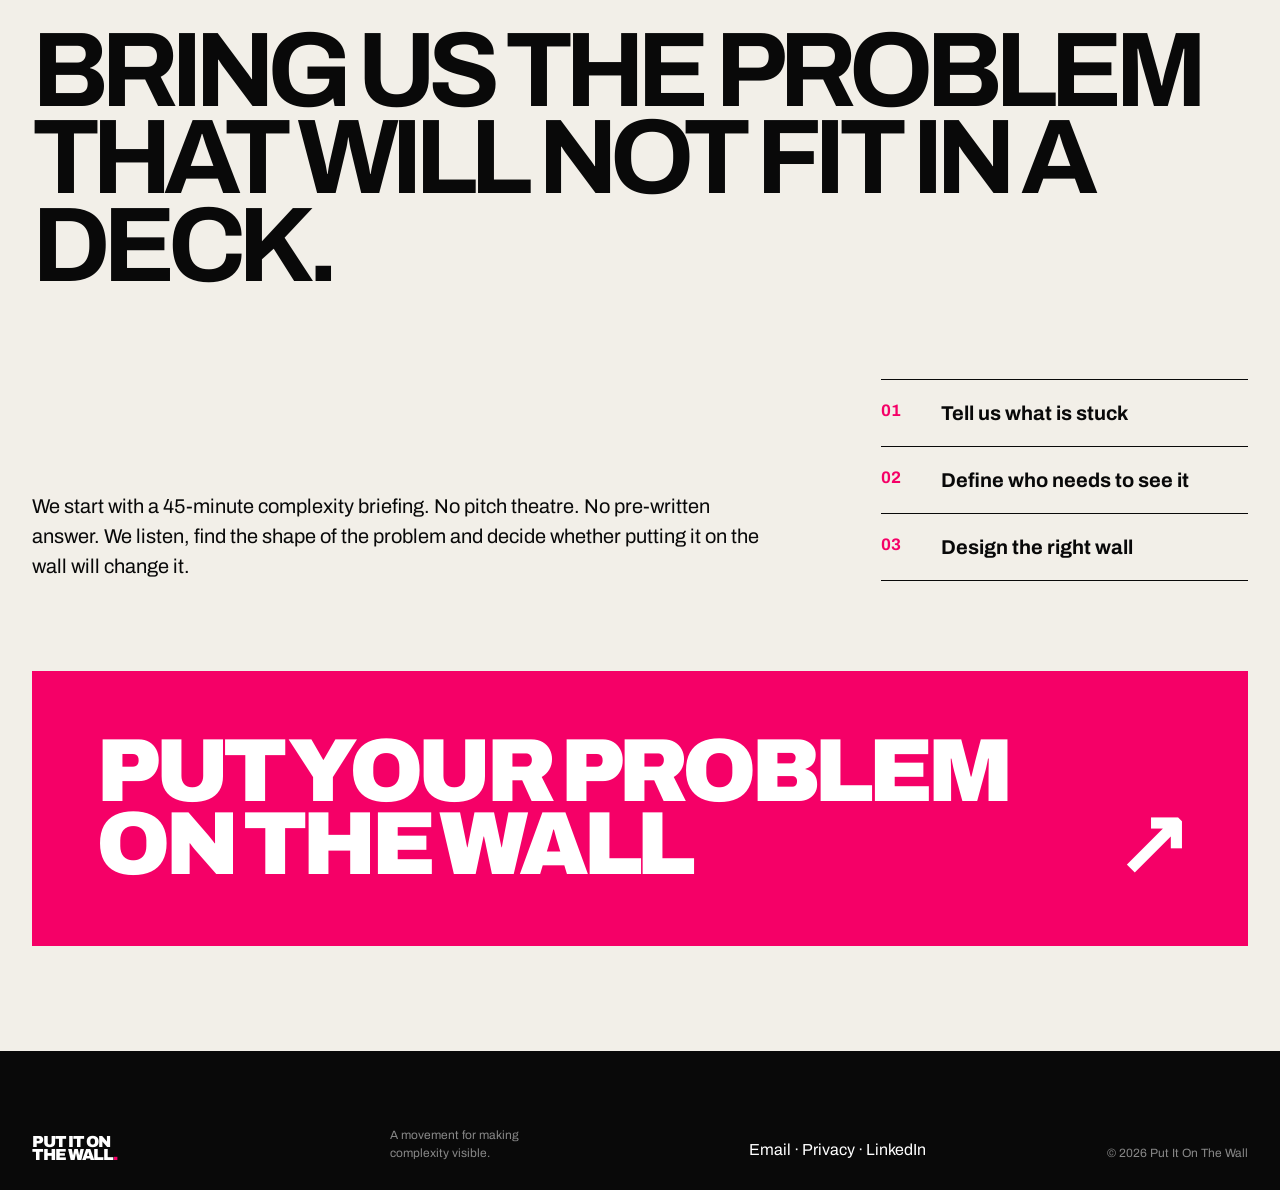
<file: put-it-on-the-wall/index.html>
<!doctype html>
<html lang="en-GB">
<head>
  <meta charset="utf-8">
  <meta name="viewport" content="width=device-width, initial-scale=1">
  <title>Put It On The Wall | Make complexity visible</title>
  <meta name="description" content="A new operating system for organisational complexity. Make the problem visible. Make it collective. Make it possible to change.">
  <meta name="robots" content="index, follow, max-image-preview:large">
  <link rel="canonical" href="https://putitonthewall.co.uk/">
  <link rel="icon" href="favicon.svg" type="image/svg+xml">
  <link rel="manifest" href="site.webmanifest">
  <meta name="theme-color" content="#090909">
  <meta property="og:type" content="website">
  <meta property="og:site_name" content="Put It On The Wall">
  <meta property="og:title" content="Too complex for one head? Put it on the wall.">
  <meta property="og:description" content="A movement for making organisational complexity visible—and possible to change.">
  <meta property="og:url" content="https://putitonthewall.co.uk/">
  <meta property="og:image" content="https://putitonthewall.co.uk/social-card.svg">
  <meta name="twitter:card" content="summary_large_image">
  <link rel="preconnect" href="https://fonts.googleapis.com">
  <link rel="preconnect" href="https://fonts.gstatic.com" crossorigin>
  <link href="https://fonts.googleapis.com/css2?family=Archivo:wdth,wght@75..125,400..900&family=IBM+Plex+Mono:wght@400;500;600&display=swap" rel="stylesheet">
  <link rel="stylesheet" href="styles.css">
  <script type="application/ld+json">
  {"@context":"https://schema.org","@type":"Organization","name":"Put It On The Wall","url":"https://putitonthewall.co.uk/","founder":{"@type":"Person","name":"Rose Attridge","url":"https://roseattridge.com/"},"description":"A new operating system for organisational complexity.","email":"rose@roseattridge.com"}
  </script>
</head>
<body>
  <a class="skip-link" href="#main">Skip to content</a>
  <header class="site-header">
    <a class="wordmark" href="#top" aria-label="Put It On The Wall home">PUT IT ON<br>THE WALL<span>.</span></a>
    <button class="menu-button" type="button" aria-expanded="false" aria-controls="nav">Menu</button>
    <nav id="nav" aria-label="Primary navigation">
      <a href="#philosophy">Philosophy</a><a href="#method">The method</a><a href="#rose">Rose</a>
      <a class="nav-cta" href="#start">Bring us the problem</a>
    </nav>
  </header>

  <main id="main">
    <section class="hero" id="top">
      <p class="kicker">A new operating system for organisational complexity</p>
      <h1>Too complex<br>for one head?</h1>
      <p class="marker-circle">Put it on<br>the wall.</p>
      <div class="hero-foot"><p>Not another deck.<br>A shared picture of reality.</p><a href="#philosophy">Read the philosophy ↓</a></div>
    </section>

    <section class="manifesto" id="philosophy">
      <p class="label">The manifesto / 001</p>
      <div class="manifesto-copy">
        <p>Organisations don’t have a shortage of intelligence.</p>
        <p>They have a shortage of <mark>shared understanding.</mark></p>
        <p>When the whole picture cannot be seen, decisions get made from fragments. Complexity gets hidden behind status updates. Work multiplies. Meetings repeat.</p>
        <p class="pink">The answer is not another presentation about the problem.</p>
        <p>Make the problem visible.<br>Make it collective.<br>Make it possible to change.</p>
      </div>
    </section>

    <section class="dark failure">
      <p class="label muted">Why transformation stalls / 002</p>
      <div class="split intro"><h2>You cannot solve what the room <em>cannot see.</em></h2><p>Most transformation fails long before delivery. It fails when the organisation creates an incomplete picture of itself—and calls it alignment.</p></div>
      <div class="rows">
        <article><small>01</small><h3>The truth is fragmented</h3><p>Strategy lives in one deck. Delivery in another. Risk in a spreadsheet. Reality in people’s heads.</p></article>
        <article><small>02</small><h3>The room is too small</h3><p>A handful of people simplify the problem, then present the answer to everyone expected to deliver it.</p></article>
        <article><small>03</small><h3>The format is wrong</h3><p>Slides force complexity into a sequence. Organisations are systems. Systems do not happen one slide at a time.</p></article>
      </div>
      <div class="equation"><span>POWERPOINT</span><b>≠</b><span>SHARED REALITY</span></div>
    </section>

    <section class="principle">
      <p class="label">The wall / 003</p>
      <h2>The wall is not<br>the product.<br><span>It is the principle.</span></h2>
      <div class="split principle-grid">
        <p class="lead">If it matters to the organisation, it should be visible to the people changing it.</p>
        <div class="rules"><p><b>Visibility</b> over reporting</p><p><b>Participation</b> over presentation</p><p><b>Systems</b> over sequences</p><p><b>Decisions</b> over discussion</p></div>
      </div>
    </section>

    <section class="method" id="method">
      <p class="label">The WALL Method™ / 004</p>
      <div class="split intro"><h2>Four moves.<br>One shared reality.</h2><p>A rigorous way to turn complexity into collective intelligence—and collective intelligence into action.</p></div>
      <div class="method-grid">
        <article><strong>W</strong><small>01</small><h3>Witness</h3><p>Put the reality in the room. Not the reported version. The actual one.</p></article>
        <article><strong>A</strong><small>02</small><h3>Arrange</h3><p>Make relationships, dependencies and contradictions visible.</p></article>
        <article><strong>L</strong><small>03</small><h3>Locate</h3><p>Find the decisions, leverage points and gaps that change the system.</p></article>
        <article><strong>L</strong><small>04</small><h3>Lock</h3><p>Turn shared understanding into owned action—and keep it visible.</p></article>
      </div>
      <p class="micro">The method is physical by design. The operating system will not always be.</p>
    </section>

    <section class="product" id="product">
      <div class="product-meta"><span>Now available</span><span>01 / AI transformation</span></div>
      <div><p>The</p><h2>AI<br>Opportunity<br>Wall<span>.</span></h2></div>
      <div class="product-copy">
        <p class="lead">Stop collecting AI use cases. Start making decisions about where AI creates real value.</p>
        <p>A focused executive intervention that maps operational reality, surfaces credible opportunities and creates an owned, prioritised route to action.</p>
        <ul><li>A visible map of opportunity</li><li>Decisions with the people who own the work</li><li>A portfolio grounded in value and feasibility</li><li>A practical 90-day path forward</li></ul>
        <a class="button" href="mailto:rose@roseattridge.com?subject=AI%20Opportunity%20Wall">Explore the AI Opportunity Wall <span>↗</span></a>
      </div>
    </section>

    <section class="proof">
      <p class="label">Where this works / 005</p>
      <h2>High stakes.<br>Many voices.<br>No single truth.</h2>
      <div class="proof-grid">
        <article><small>01</small><h3>Advanced engineering</h3><p>Connecting programme reality across functions, dependencies and decisions.</p></article>
        <article><small>02</small><h3>AI &amp; data</h3><p>Moving from technology theatre to governed, valuable use cases.</p></article>
        <article><small>03</small><h3>Operating models</h3><p>Making the work—not the org chart—the basis for transformation.</p></article>
        <article><small>04</small><h3>Strategy</h3><p>Turning ambition into choices people can understand, challenge and own.</p></article>
      </div>
    </section>

    <section class="dark founder" id="rose">
      <p class="label muted">The founder / 006</p>
      <h2>ROSE<br>ATTRIDGE<span>.</span></h2>
      <div class="story">
        <p class="lead">Rose has spent her career taking complex operations apart—and putting them back together so people can actually run them.</p>
        <p>Across Lean Six Sigma, operational excellence, data, AI governance, advanced engineering and enterprise transformation, the same thing kept working.</p>
        <p>Brown paper. Sharpies. The people who know the work. One shared view of what is really happening.</p>
        <p class="pink lead">Put It On The Wall is the philosophy that came out of the work.</p>
      </div>
    </section>

    <section class="engage" id="start">
      <p class="label">Start here / 007</p>
      <h2>Bring us the problem that will not fit in a deck.</h2>
      <div class="split engage-grid">
        <p>We start with a 45-minute complexity briefing. No pitch theatre. No pre-written answer. We listen, find the shape of the problem and decide whether putting it on the wall will change it.</p>
        <ol><li><small>01</small>Tell us what is stuck</li><li><small>02</small>Define who needs to see it</li><li><small>03</small>Design the right wall</li></ol>
      </div>
      <a class="big-cta" href="mailto:rose@roseattridge.com?subject=Put%20our%20problem%20on%20the%20wall"><span>Put your problem<br>on the wall</span><span>↗</span></a>
    </section>
  </main>

  <footer><a class="wordmark" href="#top">PUT IT ON<br>THE WALL<span>.</span></a><p>A movement for making<br>complexity visible.</p><div><a href="mailto:rose@roseattridge.com">Email</a> · <a href="privacy.html">Privacy</a> · <a href="https://www.linkedin.com/in/roseattridge">LinkedIn</a></div><small>© <span data-year></span> Put It On The Wall</small></footer>
  <script src="script.js" defer></script>
</body>
</html>
</file>
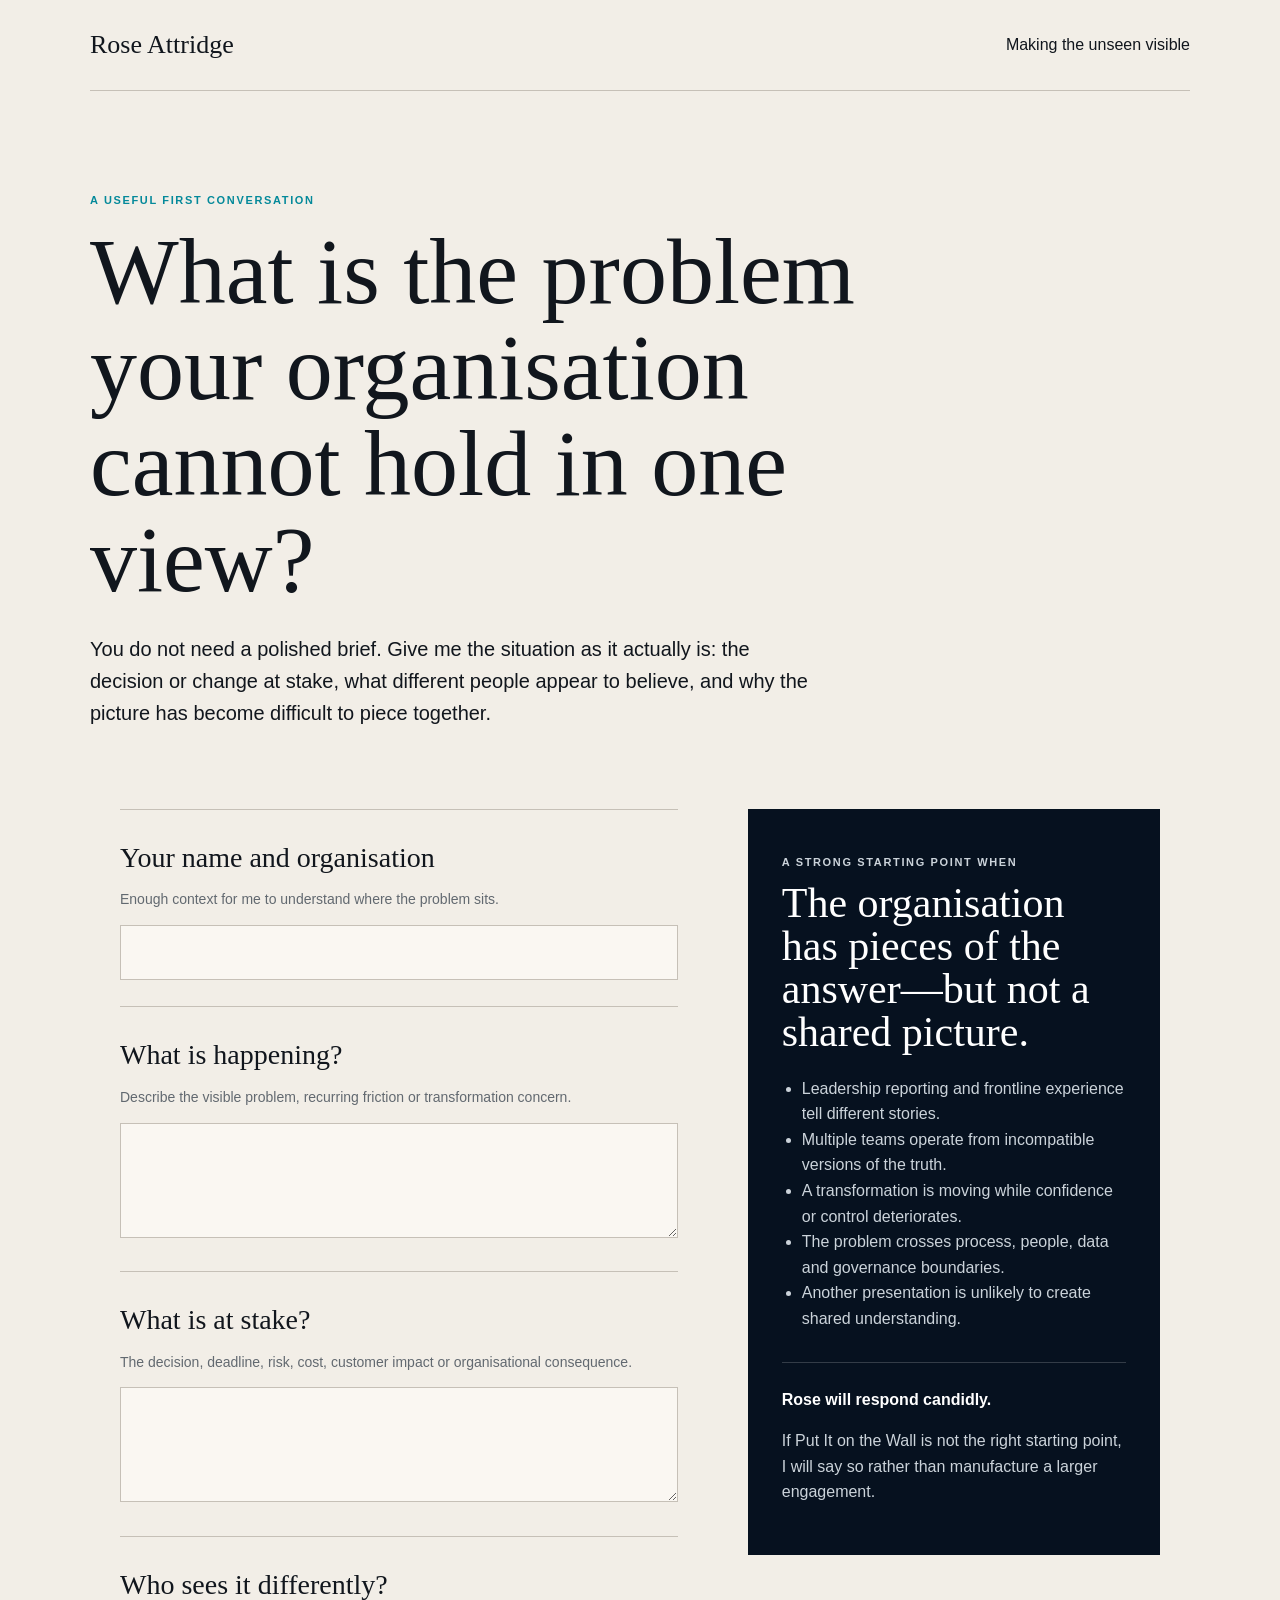
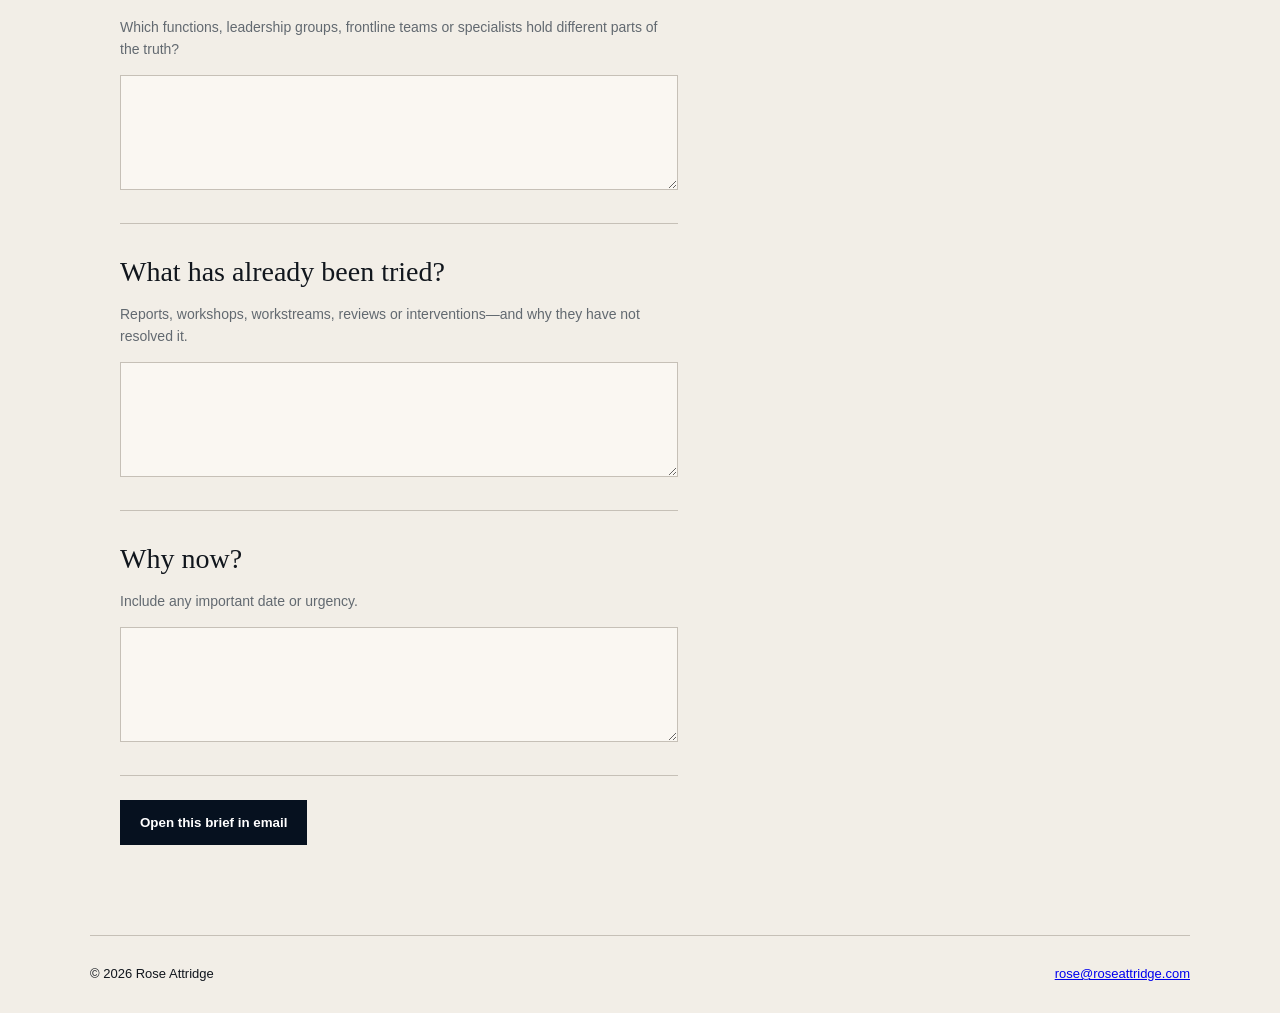
<file: brief.html>
<!doctype html>
<html lang="en">
<head>
  <meta charset="utf-8" />
  <meta name="viewport" content="width=device-width, initial-scale=1" />
  <title>Brief a Complex Business Problem | Rose Attridge</title>
  <meta name="description" content="Brief Rose Attridge on a complex organisational, operational, data or transformation problem that has become difficult to see clearly." />
  <link rel="canonical" href="https://roseattridge.com/brief.html" />
  <link rel="icon" href="/favicon.svg?v=5" type="image/svg+xml" />
  <style>
    :root{--night:#06111f;--paper:#f2eee7;--ink:#11161d;--cyan:#04899a;--line:#c6c0b7}*{box-sizing:border-box}body{margin:0;background:var(--paper);color:var(--ink);font-family:Inter,Arial,sans-serif;line-height:1.6}.wrap{max-width:1100px;margin:auto;padding:0 30px}.header{display:flex;justify-content:space-between;align-items:center;padding:24px 0;border-bottom:1px solid var(--line)}.header a{text-decoration:none;color:inherit}.brand{font-family:Georgia,serif;font-size:26px}.hero{padding:90px 0 60px}.eyebrow{font-size:11px;letter-spacing:.15em;text-transform:uppercase;color:var(--cyan);font-weight:700}h1,h2,h3{font-family:Georgia,serif;font-weight:500;line-height:1.02}h1{font-size:clamp(48px,8vw,94px);max-width:900px;margin:15px 0 25px}.lead{font-size:20px;max-width:720px}.layout{display:grid;grid-template-columns:1.15fr .85fr;gap:70px;padding-bottom:90px}.form{border-top:1px solid var(--line)}.field{padding:26px 0;border-bottom:1px solid var(--line)}.field label{display:block;font-family:Georgia,serif;font-size:28px;margin-bottom:8px}.field p{margin:0;color:#626970;font-size:14px}.field textarea,.field input{width:100%;margin-top:14px;padding:14px;border:1px solid var(--line);background:#faf7f2;font:inherit}.field textarea{min-height:115px;resize:vertical}.button{display:inline-block;margin-top:24px;padding:15px 20px;border:0;background:var(--night);color:white;font-weight:700;cursor:pointer}.aside{background:var(--night);color:white;padding:34px;height:max-content}.aside h2{font-size:42px;margin:10px 0 22px}.aside p,.aside li{color:#cbd3da}.aside ul{padding-left:20px}.aside .not{margin-top:30px;padding-top:24px;border-top:1px solid rgba(255,255,255,.18)}.footer{padding:28px 0;border-top:1px solid var(--line);font-size:13px;display:flex;justify-content:space-between}@media(max-width:800px){.layout{grid-template-columns:1fr}.aside{order:-1}.footer{display:block}}
  </style>
</head>
<body>
<header class="wrap header"><a class="brand" href="index.html">Rose Attridge</a><a href="index.html">Making the unseen visible</a></header>
<main>
<section class="wrap hero"><p class="eyebrow">A useful first conversation</p><h1>What is the problem your organisation cannot hold in one view?</h1><p class="lead">You do not need a polished brief. Give me the situation as it actually is: the decision or change at stake, what different people appear to believe, and why the picture has become difficult to piece together.</p></section>
<section class="wrap layout">
<form class="form" id="brief-form">
<div class="field"><label for="name">Your name and organisation</label><p>Enough context for me to understand where the problem sits.</p><input id="name" name="name" required /></div>
<div class="field"><label for="situation">What is happening?</label><p>Describe the visible problem, recurring friction or transformation concern.</p><textarea id="situation" name="situation" required></textarea></div>
<div class="field"><label for="stakes">What is at stake?</label><p>The decision, deadline, risk, cost, customer impact or organisational consequence.</p><textarea id="stakes" name="stakes" required></textarea></div>
<div class="field"><label for="perspectives">Who sees it differently?</label><p>Which functions, leadership groups, frontline teams or specialists hold different parts of the truth?</p><textarea id="perspectives" name="perspectives"></textarea></div>
<div class="field"><label for="attempts">What has already been tried?</label><p>Reports, workshops, workstreams, reviews or interventions—and why they have not resolved it.</p><textarea id="attempts" name="attempts"></textarea></div>
<div class="field"><label for="timing">Why now?</label><p>Include any important date or urgency.</p><textarea id="timing" name="timing"></textarea></div>
<button class="button" type="submit">Open this brief in email</button>
</form>
<aside class="aside"><p class="eyebrow">A strong starting point when</p><h2>The organisation has pieces of the answer—but not a shared picture.</h2><ul><li>Leadership reporting and frontline experience tell different stories.</li><li>Multiple teams operate from incompatible versions of the truth.</li><li>A transformation is moving while confidence or control deteriorates.</li><li>The problem crosses process, people, data and governance boundaries.</li><li>Another presentation is unlikely to create shared understanding.</li></ul><div class="not"><strong>Rose will respond candidly.</strong><p>If Put It on the Wall is not the right starting point, I will say so rather than manufacture a larger engagement.</p></div></aside>
</section>
</main>
<footer class="wrap footer"><span>© 2026 Rose Attridge</span><a href="mailto:rose@roseattridge.com">rose@roseattridge.com</a></footer>
<script>
const form=document.getElementById('brief-form');
form.addEventListener('submit',event=>{event.preventDefault();const data=new FormData(form);const body=[['Name and organisation',data.get('name')],['What is happening?',data.get('situation')],['What is at stake?',data.get('stakes')],['Who sees it differently?',data.get('perspectives')],['What has already been tried?',data.get('attempts')],['Why now?',data.get('timing')]].map(([h,v])=>`${h}:\n${v||'—'}`).join('\n\n');window.location.href=`mailto:rose@roseattridge.com?subject=${encodeURIComponent('Briefing a complex organisational problem')}&body=${encodeURIComponent(body)}`;});
</script>
</body>
</html>
</file>
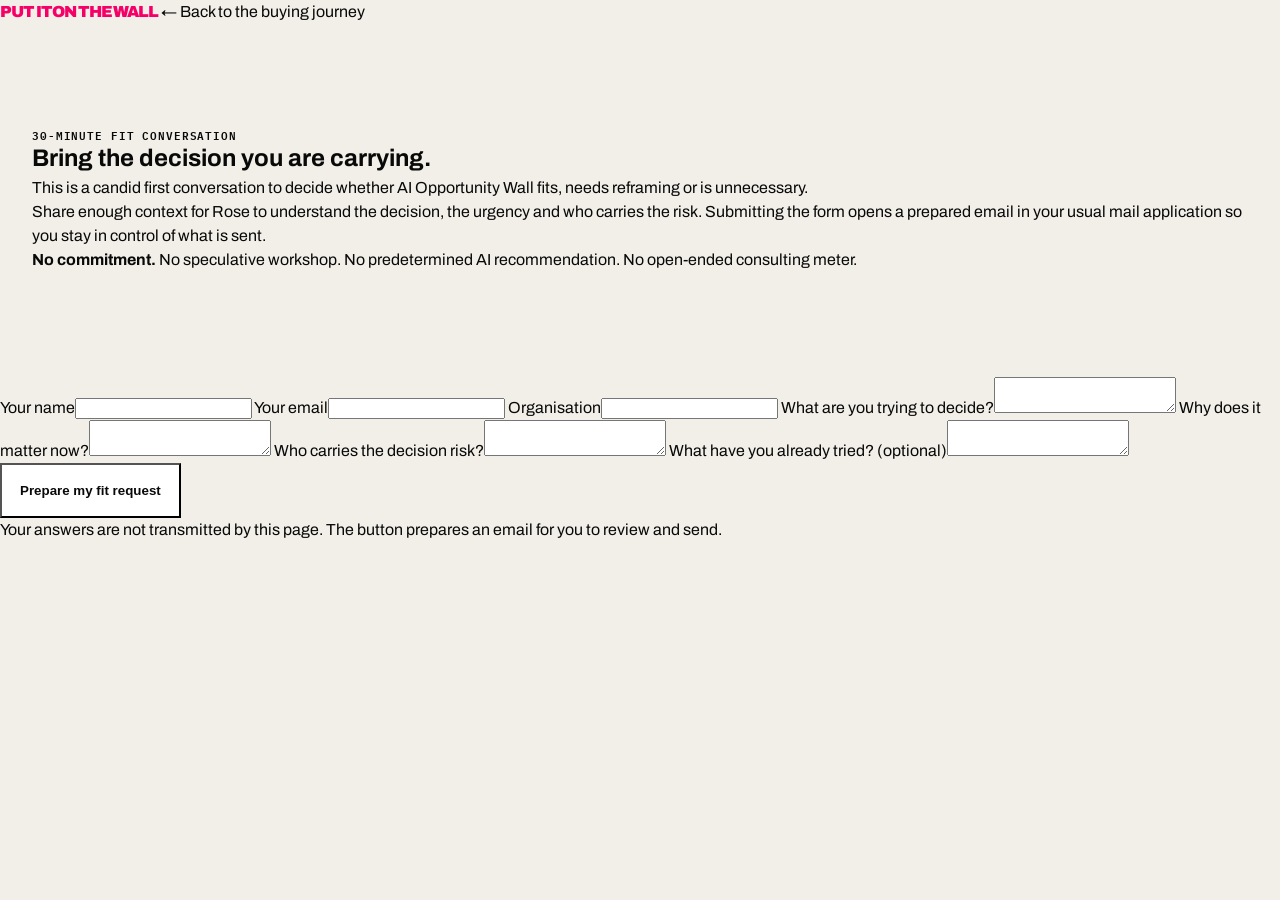
<file: put-it-on-the-wall/fit.html>
<!doctype html>
<html lang="en-GB">
<head>
  <meta charset="utf-8" />
  <meta name="viewport" content="width=device-width, initial-scale=1" />
  <title>Request a fit conversation | Put It On The Wall</title>
  <meta name="description" content="Request a 30-minute fit conversation for AI Opportunity Wall." />
  <meta name="robots" content="noindex, follow" />
  <link rel="icon" href="favicon.svg" type="image/svg+xml" />
  <link rel="preconnect" href="https://fonts.googleapis.com" />
  <link rel="preconnect" href="https://fonts.gstatic.com" crossorigin />
  <link href="https://fonts.googleapis.com/css2?family=Archivo:wdth,wght@75..125,400..900&family=IBM+Plex+Mono:wght@400;500;600&display=swap" rel="stylesheet" />
  <link rel="stylesheet" href="styles.css" />
</head>
<body class="fit-request-page">
  <header class="fit-request-header">
    <a class="wordmark" href="index.html" aria-label="Put It On The Wall home"><span>PUT IT</span><span>ON THE</span><span class="wordmark-wall">WALL</span></a>
    <a href="index.html#buying">← Back to the buying journey</a>
  </header>
  <main class="fit-request-main">
    <section class="fit-request-copy">
      <p class="kicker">30-minute fit conversation</p>
      <h1>Bring the decision you are carrying.</h1>
      <p>This is a candid first conversation to decide whether AI Opportunity Wall fits, needs reframing or is unnecessary.</p>
      <p>Share enough context for Rose to understand the decision, the urgency and who carries the risk. Submitting the form opens a prepared email in your usual mail application so you stay in control of what is sent.</p>
      <div class="fit-request-note"><strong>No commitment.</strong> No speculative workshop. No predetermined AI recommendation. No open-ended consulting meter.</div>
    </section>
    <form class="fit-form" data-fit-form>
      <label>Your name<input type="text" name="name" autocomplete="name" required /></label>
      <label>Your email<input type="email" name="email" autocomplete="email" required /></label>
      <label>Organisation<input type="text" name="organisation" autocomplete="organization" required /></label>
      <label>What are you trying to decide?<textarea name="decision" required></textarea></label>
      <label>Why does it matter now?<textarea name="urgency" required></textarea></label>
      <label>Who carries the decision risk?<textarea name="sponsor" required></textarea></label>
      <label>What have you already tried? <span aria-hidden="true">(optional)</span><textarea name="attempted"></textarea></label>
      <button class="button button-primary" type="submit">Prepare my fit request</button>
      <p class="fit-form-help">Your answers are not transmitted by this page. The button prepares an email for you to review and send.</p>
    </form>
  </main>
  <script src="script.js" defer></script>
</body>
</html>
</file>
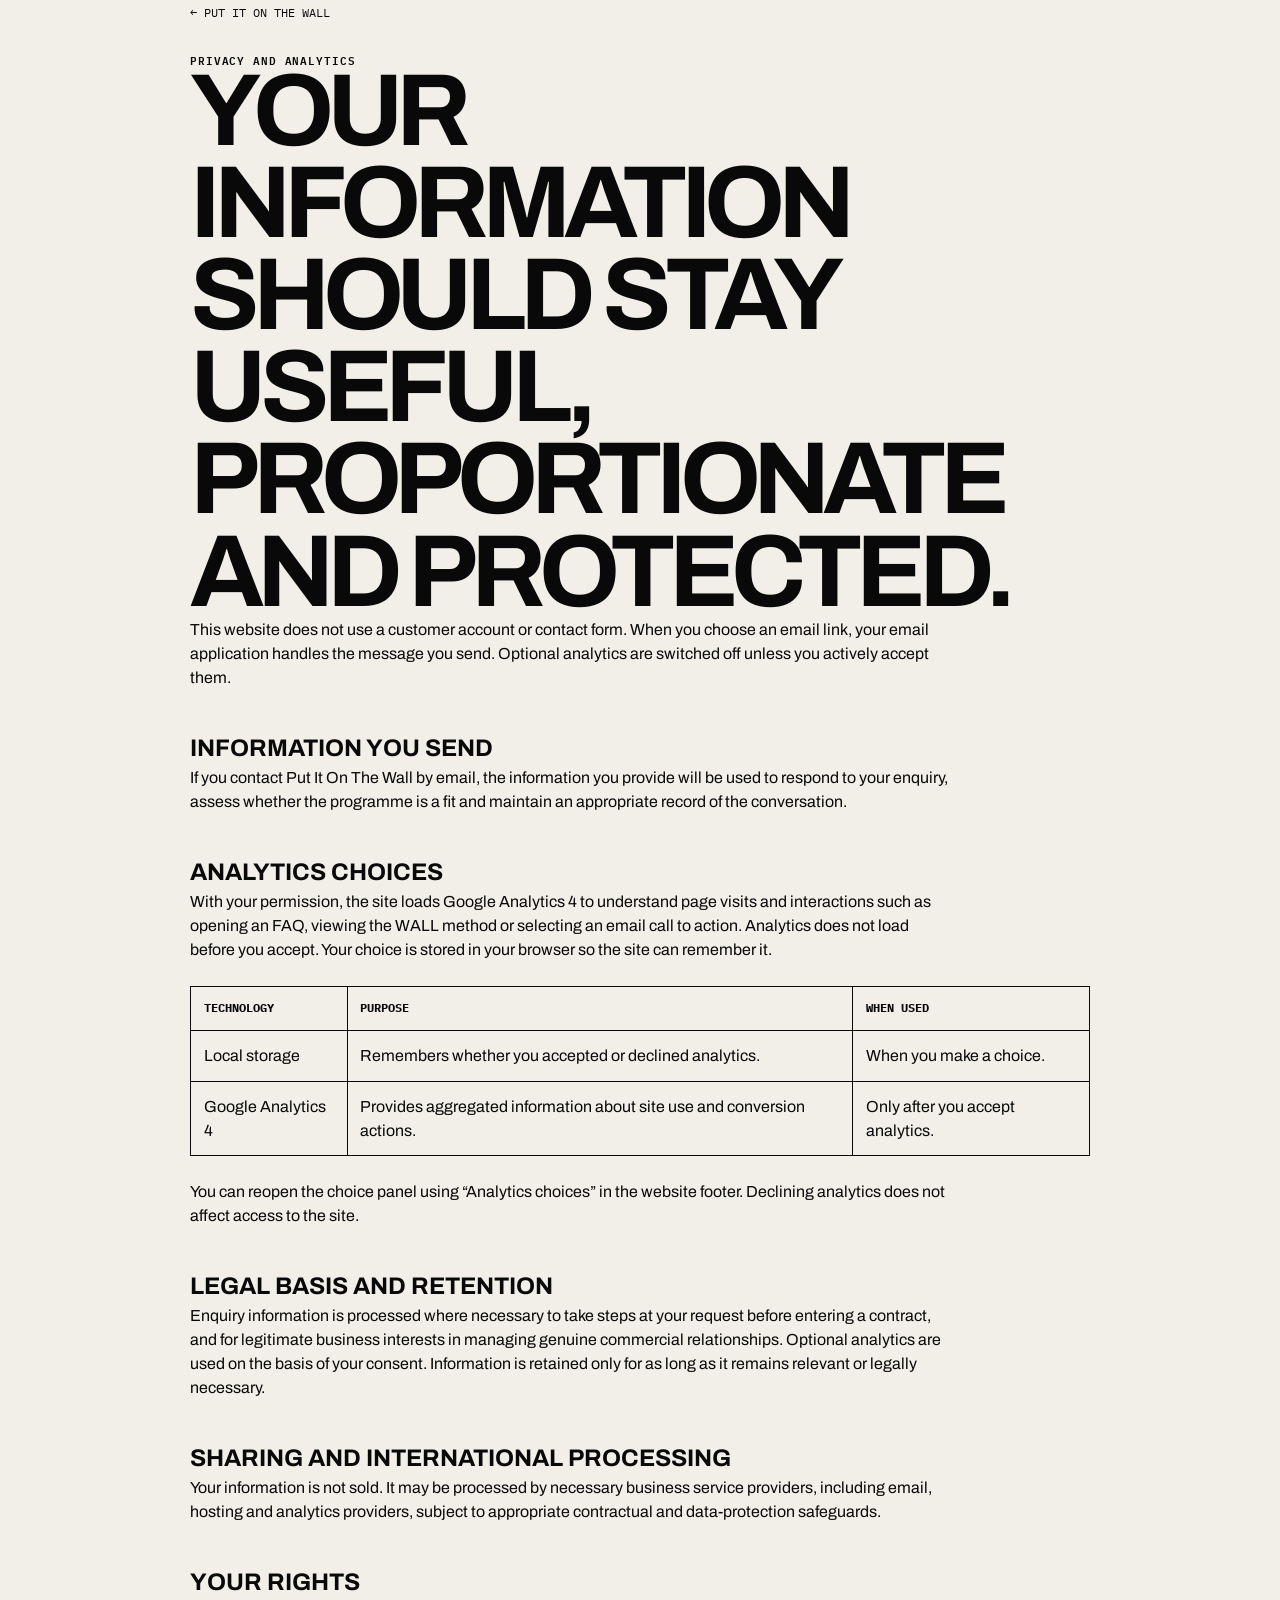
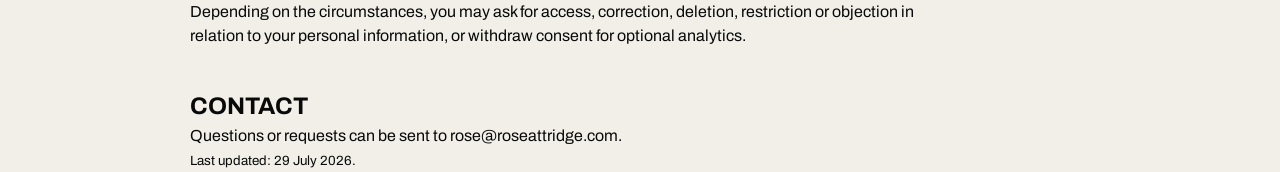
<file: put-it-on-the-wall/privacy.html>
<!doctype html>
<html lang="en-GB">
<head>
  <meta charset="utf-8" />
  <meta name="viewport" content="width=device-width, initial-scale=1" />
  <title>Privacy and Analytics | Put It On The Wall</title>
  <meta name="description" content="How Put It On The Wall handles enquiries, analytics choices and personal information." />
  <meta name="robots" content="noindex, follow" />
  <link rel="canonical" href="https://putitonthewall.co.uk/privacy.html" />
  <link rel="icon" href="favicon.svg" type="image/svg+xml" />
  <link rel="preconnect" href="https://fonts.googleapis.com" />
  <link rel="preconnect" href="https://fonts.gstatic.com" crossorigin />
  <link href="https://fonts.googleapis.com/css2?family=Archivo:wdth,wght@75..125,400..900&family=IBM+Plex+Mono:wght@400;500;600&display=swap" rel="stylesheet" />
  <link rel="stylesheet" href="styles.css" />
  <style>
    .legal { max-width: 900px; min-height: 75vh; margin: 0 auto; padding: clamp(4rem, 8vw, 8rem) var(--pad); }
    .legal h1 { font-size: clamp(3.4rem, 8vw, 7rem); line-height: .9; letter-spacing: -.07em; text-transform: uppercase; }
    .legal h2 { margin-top: 2.5rem; font-size: 1.5rem; text-transform: uppercase; }
    .legal p, .legal li { max-width: 760px; }
    .legal-back { display: inline-block; margin-bottom: 2rem; font-family: var(--mono); font-size: .78rem; text-transform: uppercase; }
    .legal table { width: 100%; border-collapse: collapse; margin: 1.5rem 0; }
    .legal th, .legal td { padding: .8rem; border: 1px solid var(--ink); text-align: left; vertical-align: top; }
    .legal th { font-family: var(--mono); font-size: .75rem; text-transform: uppercase; }
  </style>
</head>
<body>
  <main class="legal">
    <a class="legal-back" href="index.html">← Put It On The Wall</a>
    <p class="kicker">Privacy and analytics</p>
    <h1>Your information should stay useful, proportionate and protected.</h1>
    <p>This website does not use a customer account or contact form. When you choose an email link, your email application handles the message you send. Optional analytics are switched off unless you actively accept them.</p>

    <h2>Information you send</h2>
    <p>If you contact Put It On The Wall by email, the information you provide will be used to respond to your enquiry, assess whether the programme is a fit and maintain an appropriate record of the conversation.</p>

    <h2>Analytics choices</h2>
    <p>With your permission, the site loads Google Analytics 4 to understand page visits and interactions such as opening an FAQ, viewing the WALL method or selecting an email call to action. Analytics does not load before you accept. Your choice is stored in your browser so the site can remember it.</p>
    <table>
      <thead><tr><th>Technology</th><th>Purpose</th><th>When used</th></tr></thead>
      <tbody>
        <tr><td>Local storage</td><td>Remembers whether you accepted or declined analytics.</td><td>When you make a choice.</td></tr>
        <tr><td>Google Analytics 4</td><td>Provides aggregated information about site use and conversion actions.</td><td>Only after you accept analytics.</td></tr>
      </tbody>
    </table>
    <p>You can reopen the choice panel using “Analytics choices” in the website footer. Declining analytics does not affect access to the site.</p>

    <h2>Legal basis and retention</h2>
    <p>Enquiry information is processed where necessary to take steps at your request before entering a contract, and for legitimate business interests in managing genuine commercial relationships. Optional analytics are used on the basis of your consent. Information is retained only for as long as it remains relevant or legally necessary.</p>

    <h2>Sharing and international processing</h2>
    <p>Your information is not sold. It may be processed by necessary business service providers, including email, hosting and analytics providers, subject to appropriate contractual and data-protection safeguards.</p>

    <h2>Your rights</h2>
    <p>Depending on the circumstances, you may ask for access, correction, deletion, restriction or objection in relation to your personal information, or withdraw consent for optional analytics.</p>

    <h2>Contact</h2>
    <p>Questions or requests can be sent to <a href="mailto:rose@roseattridge.com">rose@roseattridge.com</a>.</p>
    <p><small>Last updated: 29 July 2026.</small></p>
  </main>
</body>
</html>
</file>
<file: redesign.css>
:root{
  --night:#07131f;
  --night-soft:#102436;
  --paper:#f4f0e8;
  --paper-deep:#e8e1d5;
  --ink:#121923;
  --muted:#626b72;
  --cyan:#0b8998;
  --cyan-bright:#25b4c2;
  --line:rgba(18,25,35,.18);
  --line-light:rgba(255,255,255,.17);
  --white:#fff;
  --serif:"Fraunces",Georgia,serif;
  --sans:"DM Sans",Arial,sans-serif;
}
*{box-sizing:border-box}
html{scroll-behavior:smooth}
body{margin:0;background:var(--paper);color:var(--ink);font-family:var(--sans);line-height:1.55}
body.menu-open{overflow:hidden}
a{color:inherit}
img{display:block;max-width:100%}
.skip-link{position:fixed;z-index:200;left:1rem;top:1rem;padding:.75rem 1rem;background:var(--white);transform:translateY(-160%);transition:.2s}
.skip-link:focus{transform:translateY(0)}
.site-header{position:fixed;z-index:100;top:0;left:0;width:100%;display:flex;align-items:center;justify-content:space-between;gap:2rem;padding:1.25rem 3vw;color:var(--white);transition:.25s}
.site-header.scrolled{background:rgba(7,19,31,.94);backdrop-filter:blur(16px);border-bottom:1px solid var(--line-light)}
.brand{text-decoration:none;display:flex;flex-direction:column;line-height:1.05}
.brand span{font-family:var(--serif);font-size:1.45rem}
.brand small{margin-top:.25rem;color:rgba(255,255,255,.55);font-size:.62rem;letter-spacing:.12em;text-transform:uppercase}
.site-nav{display:flex;align-items:center;gap:1.7rem}
.site-nav a{text-decoration:none;font-size:.72rem;letter-spacing:.08em;text-transform:uppercase}
.nav-cta{padding:.75rem 1rem;border:1px solid rgba(255,255,255,.45)}
.menu-button{display:none;border:0;background:transparent;color:white;font:inherit;text-transform:uppercase;letter-spacing:.1em}
.hero{min-height:100vh;padding:9.5rem 5vw 3rem;background:radial-gradient(circle at 82% 22%,rgba(17,146,161,.24),transparent 28%),linear-gradient(130deg,#06111d 0%,#0a1d2d 58%,#102f40 100%);color:white}
.hero-grid{display:grid;grid-template-columns:minmax(0,1.55fr) minmax(320px,.65fr);gap:7vw;align-items:end;min-height:70vh;max-width:1500px;margin:auto}
.hero-copy{max-width:1050px}
.eyebrow{margin:0 0 1.2rem;color:var(--cyan);font-size:.68rem;font-weight:600;letter-spacing:.17em;text-transform:uppercase}
.hero .eyebrow,.offers .eyebrow,.contact .eyebrow{color:var(--cyan-bright)}
h1,h2,h3,h4,p{margin-top:0}
h1,h2,h3{font-family:var(--serif);font-weight:500;line-height:1.02}
h1{margin-bottom:2rem;font-size:clamp(4.2rem,8.5vw,9.2rem);letter-spacing:-.055em}
h1 em{color:var(--cyan-bright);font-weight:400}
.hero-lead{max-width:850px;color:rgba(255,255,255,.72);font-size:clamp(1.08rem,1.6vw,1.45rem)}
.hero-actions,.contact-actions{display:flex;flex-wrap:wrap;gap:.8rem;margin-top:2.4rem}
.button{display:inline-flex;align-items:center;justify-content:center;min-height:48px;padding:.9rem 1.15rem;border:1px solid var(--ink);text-decoration:none;font-size:.72rem;font-weight:600;letter-spacing:.08em;text-transform:uppercase;transition:.2s}
.button:hover{transform:translateY(-2px)}
.button.primary{background:var(--cyan-bright);border-color:var(--cyan-bright);color:var(--night)}
.button.secondary{border-color:rgba(255,255,255,.42);color:white}
.hero-panel{padding:2rem;border:1px solid rgba(255,255,255,.17);background:rgba(255,255,255,.055);backdrop-filter:blur(10px)}
.panel-label{color:var(--cyan-bright);font-size:.67rem;font-weight:600;letter-spacing:.14em;text-transform:uppercase}
.hero-panel ul{margin:1.4rem 0;padding:0;list-style:none}
.hero-panel li{padding:1rem 0;border-top:1px solid rgba(255,255,255,.13);font-family:var(--serif);font-size:1.45rem;line-height:1.15}
.hero-note{margin:1.3rem 0 0;color:rgba(255,255,255,.48);font-size:.76rem}
.hero-proof{display:grid;grid-template-columns:repeat(3,1fr);max-width:1500px;margin:4rem auto 0;border-top:1px solid var(--line-light);border-left:1px solid var(--line-light)}
.hero-proof span{padding:1.25rem;border-right:1px solid var(--line-light);border-bottom:1px solid var(--line-light);color:rgba(255,255,255,.56);font-size:.78rem}
.hero-proof strong{display:block;margin-bottom:.35rem;color:white;font-family:var(--serif);font-size:1.5rem;font-weight:500}
.statement{display:grid;grid-template-columns:220px minmax(0,1fr);gap:6vw;padding:7rem 5vw;background:var(--cyan);color:var(--night)}
.statement p{font-size:.68rem;font-weight:600;letter-spacing:.17em;text-transform:uppercase}
.statement h2{max-width:1200px;margin:0;font-size:clamp(3rem,6.3vw,7rem);letter-spacing:-.045em}
.section{padding:8rem 5vw}
.section-heading{display:grid;grid-template-columns:minmax(0,1.3fr) minmax(300px,.7fr);gap:2rem 8vw;align-items:end;max-width:1500px;margin:0 auto 5rem}
.section-heading .eyebrow,.section-heading h2{grid-column:1}
.section-heading h2{margin:0;font-size:clamp(3.2rem,6vw,6.6rem);letter-spacing:-.045em}
.section-heading>p:last-child{grid-column:2;grid-row:1/3;margin:0;color:var(--muted);font-size:1.05rem}
.problem-grid{display:grid;grid-template-columns:repeat(2,1fr);max-width:1500px;margin:auto;border-top:1px solid var(--line);border-left:1px solid var(--line)}
.problem-grid article{min-height:330px;padding:2rem;border-right:1px solid var(--line);border-bottom:1px solid var(--line)}
.problem-grid span,.offer-number{color:var(--cyan);font-size:.65rem;font-weight:600;letter-spacing:.16em}
.problem-grid h3{margin:5rem 0 1rem;font-size:clamp(2.2rem,3vw,3.5rem)}
.problem-grid p{max-width:600px;color:var(--muted)}
.offers{background:var(--night);color:white}
.section-heading.light>p:last-child{color:rgba(255,255,255,.58)}
.featured-offer{display:grid;grid-template-columns:90px minmax(0,1fr) minmax(340px,.75fr);gap:3rem 6vw;max-width:1500px;margin:auto;padding:3rem 0;border-top:1px solid var(--line-light);border-bottom:1px solid var(--line-light)}
.offer-type{color:var(--cyan-bright);font-size:.68rem;font-weight:600;letter-spacing:.14em;text-transform:uppercase}
.featured-offer h3{margin-bottom:1.5rem;font-size:clamp(3.6rem,6.5vw,7.2rem);letter-spacing:-.05em}
.offer-lead{max-width:760px;color:rgba(255,255,255,.72);font-size:1.15rem}
.deliverables{padding-left:2rem;border-left:1px solid var(--line-light)}
.deliverables h4{font-family:var(--serif);font-size:1.55rem;font-weight:500}
.deliverables ul,.secondary-offers ul{padding:0;list-style:none}
.deliverables li,.secondary-offers li{position:relative;padding:.65rem 0 .65rem 1.2rem;border-top:1px solid rgba(255,255,255,.1);color:rgba(255,255,255,.63);font-size:.85rem}
.deliverables li:before,.secondary-offers li:before{content:"—";position:absolute;left:0;color:var(--cyan-bright)}
.text-link{display:inline-block;margin-top:1.5rem;padding-bottom:.25rem;border-bottom:1px solid currentColor;text-decoration:none;color:var(--cyan-bright);font-size:.72rem;font-weight:600;letter-spacing:.08em;text-transform:uppercase}
.secondary-offers{display:grid;grid-template-columns:repeat(3,1fr);max-width:1500px;margin:auto;border-left:1px solid var(--line-light)}
.secondary-offers article{min-height:520px;padding:2rem;border-right:1px solid var(--line-light);border-bottom:1px solid var(--line-light)}
.secondary-offers h3{margin:4rem 0 1.3rem;font-size:clamp(2.4rem,3.4vw,4rem)}
.secondary-offers p:not(.offer-type){color:rgba(255,255,255,.66)}
.secondary-offers ul{margin-top:2rem}
.proof{background:var(--paper-deep)}
.case-grid{display:grid;grid-template-columns:1.15fr .85fr;gap:1rem;max-width:1500px;margin:auto}
.case{padding:2rem;border:1px solid var(--line);background:rgba(255,255,255,.34)}
.case-large{grid-row:span 2;display:flex;flex-direction:column;min-height:670px;padding:3rem;background:var(--paper)}
.case-meta{display:flex;justify-content:space-between;gap:1rem;color:var(--cyan);font-size:.63rem;font-weight:600;letter-spacing:.12em;text-transform:uppercase}
.case h3{margin:3rem 0 1.5rem;font-size:clamp(2.3rem,4vw,4.7rem);letter-spacing:-.035em}
.case>p{color:var(--muted)}
.case-result{display:grid;grid-template-columns:100px 1fr;gap:2rem;margin-top:auto;padding-top:2rem;border-top:1px solid var(--line)}
.case-result strong{color:var(--cyan);text-transform:uppercase;letter-spacing:.1em;font-size:.68rem}
.metric{margin-top:3rem;color:var(--cyan);font-family:var(--serif);font-size:clamp(3rem,5vw,5.5rem);line-height:.9}
.metric small{display:block;margin-top:.7rem;color:var(--muted);font-family:var(--sans);font-size:.68rem;letter-spacing:.08em;text-transform:uppercase}
.credibility-strip{display:grid;grid-template-columns:repeat(4,1fr);max-width:1500px;margin:2rem auto 0;border-top:1px solid var(--line);border-left:1px solid var(--line)}
.credibility-strip span{padding:1rem;border-right:1px solid var(--line);border-bottom:1px solid var(--line);font-size:.72rem;text-transform:uppercase;letter-spacing:.08em}
.method{display:grid;grid-template-columns:minmax(0,1fr) minmax(420px,1fr);gap:7vw;align-items:center;background:var(--paper)}
.method-media figure{margin:0}
.method-media img{width:100%;height:min(780px,75vw);object-fit:cover}
.method-media figcaption{margin-top:.8rem;color:var(--muted);font-size:.7rem}
.method-copy h2{font-size:clamp(3rem,5.2vw,6rem);letter-spacing:-.045em}
.method-copy ol{margin:3rem 0 0;padding:0;list-style:none;border-top:1px solid var(--line)}
.method-copy li{display:grid;grid-template-columns:60px 1fr;gap:1rem;padding:1.4rem 0;border-bottom:1px solid var(--line)}
.method-copy li>span{color:var(--cyan);font-size:.67rem;font-weight:600}
.method-copy strong{font-family:var(--serif);font-size:1.7rem;font-weight:500}
.method-copy li p{margin:.3rem 0 0;color:var(--muted)}
.portfolio{background:#eef3f2}
.portfolio-grid{display:grid;grid-template-columns:repeat(3,1fr);max-width:1500px;margin:auto;border-top:1px solid var(--line);border-left:1px solid var(--line)}
.portfolio-grid a{display:flex;flex-direction:column;min-height:410px;padding:2rem;border-right:1px solid var(--line);border-bottom:1px solid var(--line);text-decoration:none;transition:.2s}
.portfolio-grid a:hover{background:white;transform:translateY(-4px)}
.portfolio-grid span{color:var(--cyan);font-size:.65rem;font-weight:600;letter-spacing:.12em;text-transform:uppercase}
.portfolio-grid h3{margin:4rem 0 1.3rem;font-size:clamp(2.4rem,3.5vw,4rem)}
.portfolio-grid p{color:var(--muted)}
.portfolio-grid b{margin-top:auto;font-size:.72rem;letter-spacing:.1em;text-transform:uppercase}
.contact{display:grid;grid-template-columns:minmax(0,1.15fr) minmax(360px,.85fr);gap:8vw;padding:8rem 5vw;background:var(--cyan);color:var(--night)}
.contact h2{max-width:930px;margin:0;font-size:clamp(3.6rem,6.7vw,7.6rem);letter-spacing:-.05em}
.contact-copy{align-self:end;font-size:1.05rem}
.light-button{border-color:rgba(7,19,31,.4)!important;color:var(--night)!important}
.site-footer{display:flex;justify-content:space-between;gap:2rem;padding:2rem 3vw;background:var(--night);color:white}
.site-footer>div{display:flex;gap:1.3rem;align-items:center}
.site-footer span,.site-footer a{color:rgba(255,255,255,.55);font-size:.72rem;text-decoration:none}
@media(max-width:1050px){
  .site-nav{position:fixed;inset:0;display:none;flex-direction:column;align-items:flex-start;justify-content:center;padding:12vw;background:var(--night)}
  .site-nav.open{display:flex}
  .site-nav a{font-family:var(--serif);font-size:2.4rem;text-transform:none}
  .menu-button{display:block;z-index:2}
  .hero-grid,.featured-offer,.section-heading,.method,.contact{grid-template-columns:1fr}
  .section-heading>p:last-child,.section-heading .eyebrow,.section-heading h2{grid-column:1;grid-row:auto}
  .hero-grid{align-items:start}
  .hero-panel{margin-top:2rem}
  .deliverables{padding:2rem 0 0;border-left:0;border-top:1px solid var(--line-light)}
  .secondary-offers,.portfolio-grid{grid-template-columns:1fr}
  .secondary-offers article,.portfolio-grid a{min-height:auto}
  .case-grid{grid-template-columns:1fr}
  .case-large{min-height:auto;grid-row:auto}
}
@media(max-width:720px){
  .site-header{padding:1rem 1.2rem}
  .hero{padding:8rem 1.2rem 2rem}
  h1{font-size:clamp(3.6rem,17vw,5.4rem)}
  .hero-proof,.problem-grid,.credibility-strip{grid-template-columns:1fr}
  .statement{grid-template-columns:1fr;padding:4rem 1.2rem}
  .section{padding:5rem 1.2rem}
  .section-heading{margin-bottom:3rem}
  .section-heading h2{font-size:clamp(2.8rem,13vw,4.2rem)}
  .problem-grid article{min-height:auto}
  .problem-grid h3{margin-top:3rem}
  .featured-offer{grid-template-columns:1fr}
  .offer-number{display:none}
  .secondary-offers article{min-height:auto}
  .case-large,.case{padding:1.4rem}
  .case-meta{display:block}
  .case-meta span{display:block;margin-bottom:.4rem}
  .method{padding:5rem 1.2rem}
  .method-media img{height:120vw}
  .contact{padding:5rem 1.2rem}
  .site-footer,.site-footer>div{display:block}
  .site-footer a,.site-footer span{display:block;margin-top:.5rem}
}
</file>
<file: put-it-on-the-wall/styles.css>
:root{--ink:#090909;--paper:#f2efe8;--pink:#f50067;--line:rgba(9,9,9,.2);--display:"Archivo",Arial,sans-serif;--mono:"IBM Plex Mono",monospace}
*{box-sizing:border-box}html{scroll-behavior:smooth}body{margin:0;background:var(--paper);color:var(--ink);font-family:var(--display);line-height:1.5}a{color:inherit;text-decoration:none}p,h1,h2,h3{margin:0}::selection{background:var(--pink);color:#fff}:focus-visible{outline:3px solid var(--pink);outline-offset:4px}.skip-link{position:fixed;top:-5rem;left:1rem;z-index:99;background:var(--pink);color:#fff;padding:.8rem}.skip-link:focus{top:1rem}
.site-header{position:absolute;z-index:5;top:0;width:100%;padding:24px 32px;display:flex;justify-content:space-between;color:#fff}.wordmark{font-weight:900;letter-spacing:-.06em;line-height:.82}.wordmark span,.founder h2 span{color:var(--pink)}nav{display:flex;gap:28px;align-items:center;font-size:13px;font-weight:700}.nav-cta{background:var(--pink);padding:12px 16px}.menu-button{display:none}
.hero{position:relative;min-height:100svh;padding:140px 32px 30px;background:var(--ink);color:#fff;overflow:hidden;display:grid;grid-template-rows:auto 1fr auto}.hero:before{content:"";position:absolute;inset:0;opacity:.16;background-image:linear-gradient(#fff3 1px,transparent 1px),linear-gradient(90deg,#fff3 1px,transparent 1px);background-size:8vw 8vw;mask-image:linear-gradient(90deg,transparent,#000)}.kicker,.label,.micro{font:600 11px/1 var(--mono);text-transform:uppercase;letter-spacing:.08em}.hero h1{position:relative;align-self:end;font-size:clamp(4rem,11.5vw,11rem);line-height:.77;letter-spacing:-.085em;text-transform:uppercase;max-width:85%}.marker-circle{position:absolute;right:6vw;top:40%;color:var(--pink);font-size:clamp(2.2rem,5vw,5rem);font-weight:900;line-height:.82;letter-spacing:-.07em;text-transform:uppercase;transform:rotate(-7deg);border:7px solid var(--pink);border-radius:50%;padding:.5em .7em}.hero-foot{position:relative;display:flex;justify-content:space-between;align-items:end;border-top:1px solid #444;padding-top:16px;font-size:13px}.hero-foot a{font-weight:800;border-bottom:2px solid var(--pink)}
section:not(.hero){padding:105px 32px}.label{margin-bottom:80px}.dark{background:var(--ink);color:#fff}.muted{color:#888}.split{display:grid;grid-template-columns:2fr 1fr;gap:9vw;align-items:end}.intro h2,.principle>h2,.proof>h2,.engage>h2{font-size:clamp(3.8rem,8.3vw,8.5rem);line-height:.82;letter-spacing:-.075em;text-transform:uppercase}.intro h2 em{color:var(--pink);font-style:normal}.intro>p{font-size:18px}
.manifesto{display:grid;grid-template-columns:1fr 3fr;min-height:110vh}.manifesto-copy{font-size:clamp(2.7rem,6vw,6.4rem);line-height:.97;letter-spacing:-.065em;font-weight:700}.manifesto-copy p{margin-bottom:.8em}.pink,.principle h2 span{color:var(--pink)}mark{background:linear-gradient(transparent 73%,var(--pink) 73%);color:inherit}
.rows{margin-top:100px;border-top:1px solid #444}.rows article{display:grid;grid-template-columns:.35fr 1.2fr 1fr;gap:4vw;padding:30px 0;border-bottom:1px solid #444}.rows small,.method-grid small,.proof-grid small{color:var(--pink);font:600 11px var(--mono)}.rows h3{font-size:clamp(1.6rem,3vw,3rem);letter-spacing:-.05em}.rows p{color:#aaa}.equation{margin-top:110px;border:1px solid #555;padding:45px 20px;display:grid;grid-template-columns:1fr auto 1fr;text-align:center;align-items:center;font-size:clamp(1.2rem,3vw,3rem);font-weight:900}.equation b{font-size:2em;color:var(--pink)}
.principle{min-height:100vh}.principle-grid{margin-top:110px;border-top:1px solid var(--line);padding-top:25px}.lead{font-size:clamp(1.5rem,2.5vw,2.8rem);line-height:1.16;letter-spacing:-.04em;font-weight:700}.rules p{padding:16px 0;border-bottom:1px solid var(--line);font-size:19px}.rules b{display:inline-block;min-width:180px}
.method{background:#d8d4cb}.method-grid{display:grid;grid-template-columns:repeat(4,1fr);margin-top:90px;border-top:1px solid;border-left:1px solid}.method-grid article{min-height:410px;border-right:1px solid;border-bottom:1px solid;padding:18px;display:flex;flex-direction:column}.method-grid strong{font-size:clamp(7rem,13vw,12rem);line-height:.78;letter-spacing:-.1em;color:var(--pink)}.method-grid h3{margin-top:auto;font-size:30px;letter-spacing:-.05em}.method-grid article p{margin-top:12px}.micro{text-align:right;margin-top:22px}
.product{background:var(--pink);color:#fff;display:grid;grid-template-columns:1.35fr .65fr;gap:8vw}.product-meta{grid-column:1/-1;display:flex;justify-content:space-between;border-bottom:1px solid #ffffff88;padding-bottom:14px;font:600 11px var(--mono);text-transform:uppercase}.product h2{font-size:clamp(4rem,9vw,9rem);line-height:.78;letter-spacing:-.08em;text-transform:uppercase}.product h2 span{color:var(--ink)}.product-copy{align-self:end}.product-copy>p:not(.lead){margin-top:26px}.product ul{list-style:none;padding:0;margin:32px 0;border-top:1px solid #ffffff88}.product li{padding:12px 0;border-bottom:1px solid #ffffff88}.button{display:flex;justify-content:space-between;background:#fff;color:var(--ink);padding:18px;font-weight:800}.button:hover{background:var(--ink);color:#fff}
.proof-grid{display:grid;grid-template-columns:1fr 1fr;margin-top:90px;border-top:1px solid;border-left:1px solid}.proof-grid article{min-height:270px;padding:22px;border-right:1px solid;border-bottom:1px solid;display:flex;flex-direction:column}.proof-grid h3{margin-top:auto;font-size:clamp(1.8rem,3vw,3.2rem);letter-spacing:-.05em}.proof-grid p{margin-top:10px}
.founder{display:grid;grid-template-columns:1fr 1fr;gap:8vw}.founder .label{grid-column:1/-1}.founder h2{font-size:clamp(5rem,11vw,11rem);line-height:.72;letter-spacing:-.1em;position:sticky;top:30px;align-self:start}.story p{font-size:19px;margin-bottom:34px}.story .lead{font-size:clamp(1.8rem,3vw,3.2rem);line-height:1.1}
.engage-grid{margin:90px 0}.engage-grid>p{font-size:20px}.engage ol{list-style:none;padding:0;margin:0;border-top:1px solid}.engage li{display:grid;grid-template-columns:60px 1fr;padding:18px 0;border-bottom:1px solid;font-size:20px;font-weight:700}.engage small{color:var(--pink)}.big-cta{display:flex;justify-content:space-between;align-items:end;background:var(--pink);color:#fff;padding:clamp(24px,5vw,65px);font-size:clamp(3rem,7vw,7rem);line-height:.82;letter-spacing:-.07em;text-transform:uppercase;font-weight:900}.big-cta:hover{background:var(--ink)}
footer{padding:75px 32px 28px;background:var(--ink);color:#fff;display:grid;grid-template-columns:1fr 1fr 1fr auto;gap:30px;align-items:end}footer p,footer small{font-size:12px;color:#888}
.pitw-consent{position:fixed;z-index:1000;left:1rem;right:1rem;bottom:1rem;max-width:760px;margin:auto;padding:1.25rem;border:2px solid var(--ink);background:#fff;color:var(--ink);box-shadow:10px 10px 0 var(--ink)}.pitw-consent[hidden]{display:none}.pitw-consent strong{display:block;margin-bottom:.4rem;text-transform:uppercase}.pitw-consent p{margin-bottom:1rem}.pitw-consent div{display:flex;gap:.6rem;flex-wrap:wrap}.pitw-consent button{min-height:44px;padding:.7rem 1rem;border:2px solid var(--ink);background:var(--pink);color:#fff;cursor:pointer;font:600 .75rem var(--mono);text-transform:uppercase}.pitw-consent button[data-decline]{background:transparent;color:var(--ink)}
@media(max-width:800px){.site-header{padding:20px}.menu-button{display:block;background:var(--pink);border:0;color:#fff;padding:10px;font:600 11px var(--mono);text-transform:uppercase}nav{display:none;position:absolute;top:64px;left:20px;right:20px;padding:20px;background:var(--paper);color:var(--ink);flex-direction:column;align-items:stretch}nav.open{display:flex}.hero{padding:125px 20px 22px}.hero h1{font-size:18vw;max-width:100%}.marker-circle{top:57%;right:7vw;border-width:4px}.hero-foot p{display:none}.hero-foot{justify-content:flex-end}section:not(.hero){padding:78px 20px}.label{margin-bottom:52px}.manifesto{display:block;min-height:auto}.manifesto-copy{font-size:11vw}.split,.product,.founder{grid-template-columns:1fr}.intro>p{margin-top:38px}.rows article{grid-template-columns:35px 1fr}.rows article p{grid-column:2}.equation{grid-template-columns:1fr;gap:8px}.method-grid{grid-template-columns:1fr 1fr}.method-grid article{min-height:310px}.product-meta,.founder .label{grid-column:auto}.product{gap:55px}.proof-grid{grid-template-columns:1fr}.founder h2{position:static;font-size:20vw}.engage-grid{gap:45px;margin:65px 0}footer{grid-template-columns:1fr 1fr}}
@media(max-width:480px){.method-grid{grid-template-columns:1fr}.method-grid article{min-height:280px}.proof-grid article{min-height:230px}footer{grid-template-columns:1fr}.pitw-consent div{flex-direction:column}}
@media(prefers-reduced-motion:reduce){html{scroll-behavior:auto}}
</file>
